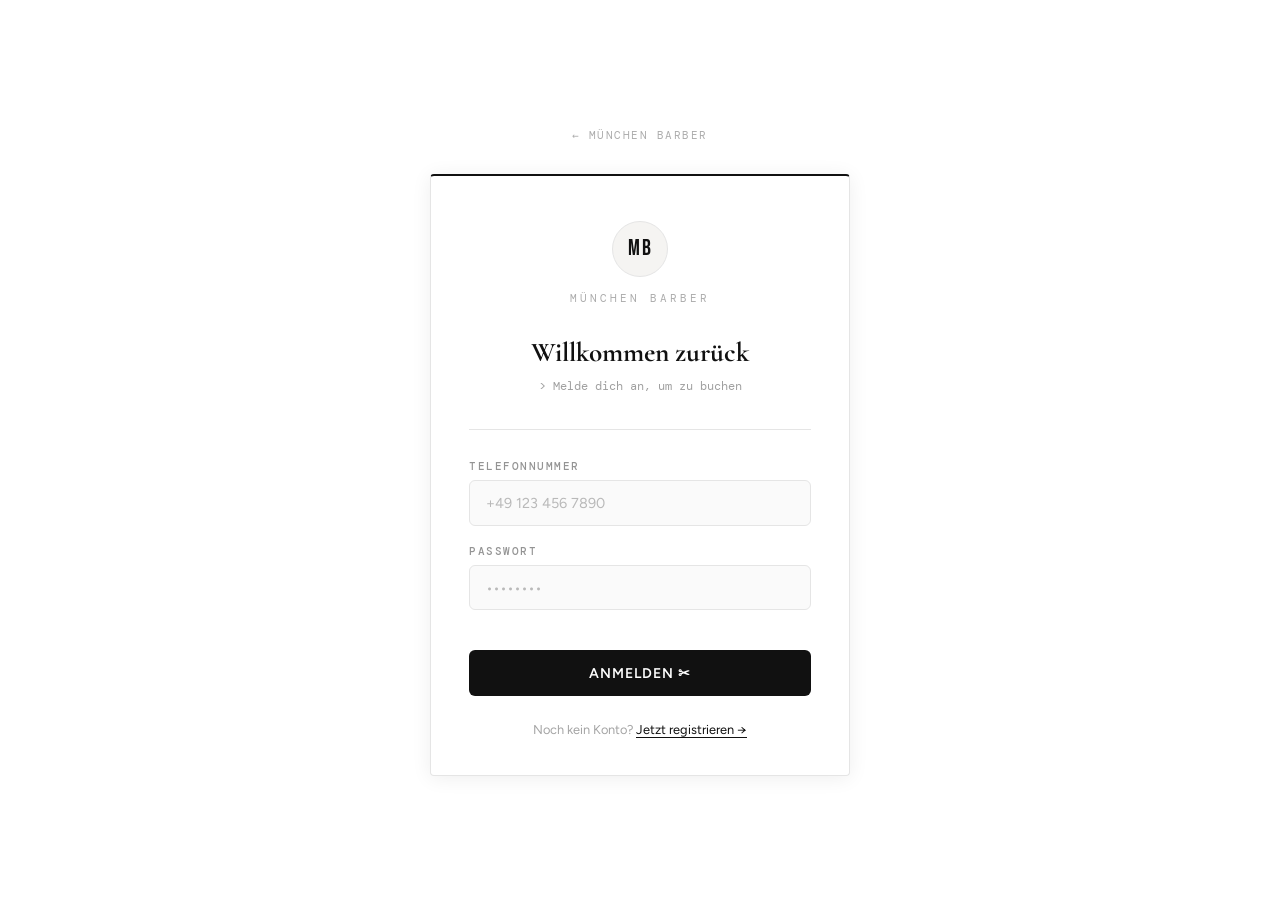
<file: templates/login.html>
<!DOCTYPE html>
<html lang="de">
<head>
  <meta charset="UTF-8">
  <meta name="viewport" content="width=device-width, initial-scale=1.0">
  <title>Anmelden — München Barber</title>
  <link rel="preconnect" href="https://fonts.googleapis.com">
  <link href="https://fonts.googleapis.com/css2?family=Bebas+Neue&family=Cormorant+Garamond:ital,wght@0,400;0,600;0,700;1,400;1,600&family=DM+Mono:wght@400;500&family=Figtree:wght@300;400;500;600&display=swap" rel="stylesheet">
  <link rel="stylesheet" href="/static/style.css">
  <style>
    .auth-page {
      min-height: 100vh;
      display: flex;
      align-items: center;
      justify-content: center;
      padding: 2rem 1rem;
      background: #FFFFFF;
    }
    .auth-card {
      width: 100%;
      max-width: 420px;
      background: #FFFFFF;
      border: 1px solid #E5E5E5;
      border-top: 2px solid #111111;
      border-radius: 4px;
      padding: 2.8rem 2.4rem 2.4rem;
      position: relative;
      box-shadow: 0 2px 20px rgba(0,0,0,0.07);
    }
    .auth-card::after { display: none; }
    .auth-corner-br { display: none; }
    .auth-logo {
      text-align: center;
      margin-bottom: 2rem;
    }
    .auth-logomark {
      display: inline-flex;
      align-items: center;
      justify-content: center;
      width: 56px;
      height: 56px;
      border: 1.5px solid #E5E5E5;
      border-radius: 50%;
      font-family: 'Bebas Neue', sans-serif;
      font-size: 1.4rem;
      letter-spacing: 2px;
      color: #111111;
      background: #F5F4F2;
      margin-bottom: .9rem;
    }
    .auth-logomark::before { display: none; }
    .auth-site-name {
      font-family: 'DM Mono', monospace;
      font-size: .68rem;
      letter-spacing: 3px;
      color: rgba(17,17,17,.35);
      text-transform: uppercase;
    }
    .auth-title {
      font-family: 'Cormorant Garamond', serif;
      font-size: 1.7rem;
      font-weight: 700;
      color: #111111;
      text-align: center;
      margin-bottom: .4rem;
      line-height: 1.2;
    }
    .auth-sub {
      font-size: .78rem;
      color: rgba(17,17,17,.4);
      text-align: center;
      margin-bottom: 2rem;
      font-family: 'DM Mono', monospace;
    }
    .auth-sep {
      height: 1px;
      background: #E5E5E5;
      margin-bottom: 1.8rem;
    }
    .auth-field { margin-bottom: 1.1rem; }
    .auth-field label {
      display: block;
      font-size: .68rem;
      font-weight: 500;
      letter-spacing: 1.5px;
      text-transform: uppercase;
      color: rgba(17,17,17,.45);
      margin-bottom: .45rem;
      font-family: 'DM Mono', monospace;
    }
    .auth-field input {
      width: 100%;
      background: #FAFAFA;
      border: 1px solid #E5E5E5;
      border-radius: 6px;
      padding: .8rem 1rem;
      color: #111111;
      font-family: 'Figtree', sans-serif;
      font-size: .9rem;
      transition: border-color .3s, box-shadow .3s;
      outline: none;
    }
    .auth-field input:focus {
      border-color: #111111;
      background: #FFFFFF;
      box-shadow: 0 0 0 3px rgba(17,17,17,.07);
    }
    .auth-field input::placeholder { color: rgba(17,17,17,.28); }
    .auth-btn {
      width: 100%;
      margin-top: 1.4rem;
      padding: .9rem 1.5rem;
      background: #111111;
      color: #FFFFFF;
      border: none;
      border-radius: 6px;
      font-family: 'Figtree', sans-serif;
      font-size: .88rem;
      font-weight: 600;
      letter-spacing: 1px;
      text-transform: uppercase;
      cursor: pointer;
      transition: background .25s, transform .25s;
    }
    .auth-btn:hover { background: #333333; transform: translateY(-1px); }
    .auth-btn:active { transform: translateY(0); }
    .auth-btn:disabled { opacity: .5; cursor: not-allowed; transform: none; }
    .auth-err {
      display: none;
      background: rgba(220,38,38,.06);
      border: 1px solid rgba(220,38,38,.25);
      border-left: 3px solid #dc2626;
      border-radius: 6px;
      padding: .7rem 1rem;
      font-size: .8rem;
      color: #dc2626;
      margin-top: 1rem;
    }
    .auth-err.show { display: block; }
    .auth-links {
      text-align: center;
      margin-top: 1.6rem;
      font-size: .8rem;
      color: rgba(17,17,17,.38);
    }
    .auth-links a {
      color: #111111;
      text-decoration: underline;
      text-underline-offset: 3px;
      transition: opacity .2s;
    }
    .auth-links a:hover { opacity: .6; }
    .auth-back {
      display: inline-flex;
      align-items: center;
      gap: .4rem;
      font-size: .68rem;
      letter-spacing: 1.5px;
      text-transform: uppercase;
      color: rgba(17,17,17,.35);
      text-decoration: none;
      font-family: 'DM Mono', monospace;
      transition: color .2s;
      margin-bottom: 2rem;
    }
    .auth-back:hover { color: #111111; }
    .auth-back-wrap { text-align: center; }
  </style>
</head>
<body>
<div class="auth-page">
  <div style="width:100%;max-width:420px">

    <div class="auth-back-wrap">
      <a href="/" class="auth-back">← München Barber</a>
    </div>

    <div class="auth-card">
      <div class="auth-corner-br"></div>

      <div class="auth-logo">
        <div class="auth-logomark">MB</div>
        <div class="auth-site-name">München Barber</div>
      </div>

      <h1 class="auth-title">Willkommen zurück</h1>
      <p class="auth-sub">> Melde dich an, um zu buchen</p>
      <div class="auth-sep"></div>

      <form id="loginForm" novalidate>
        <div class="auth-field">
          <label>Telefonnummer</label>
          <input type="tel" id="lPhone" placeholder="+49 123 456 7890" autocomplete="tel" required>
        </div>
        <div class="auth-field">
          <label>Passwort</label>
          <input type="password" id="lPass" placeholder="••••••••" autocomplete="current-password" required>
        </div>
        <button type="submit" class="auth-btn" id="loginBtn">Anmelden ✂</button>
        <div class="auth-err" id="loginErr"></div>
      </form>

      <div class="auth-links">
        Noch kein Konto? <a href="/register">Jetzt registrieren →</a>
      </div>
    </div>
  </div>
</div>

<script>
  const next = new URLSearchParams(location.search).get('next') || '/';

  document.getElementById('loginForm').addEventListener('submit', async (e) => {
    e.preventDefault();
    const btn = document.getElementById('loginBtn');
    const err = document.getElementById('loginErr');
    err.classList.remove('show');
    btn.disabled = true;
    btn.textContent = 'Wird geprüft...';

    try {
      const res  = await fetch('/api/client/login', {
        method: 'POST',
        headers: { 'Content-Type': 'application/json' },
        body: JSON.stringify({
          phone:    document.getElementById('lPhone').value.trim(),
          password: document.getElementById('lPass').value,
        }),
      });
      const data = await res.json();
      if (data.success) {
        location.href = next.startsWith('/') ? next : '/';
      } else {
        err.textContent = '⚠ ' + data.error;
        err.classList.add('show');
        btn.disabled = false;
        btn.textContent = 'Anmelden ✂';
      }
    } catch {
      err.textContent = '⚠ Verbindungsfehler — bitte erneut versuchen';
      err.classList.add('show');
      btn.disabled = false;
      btn.textContent = 'Anmelden ✂';
    }
  });
</script>
</body>
</html>
</file>
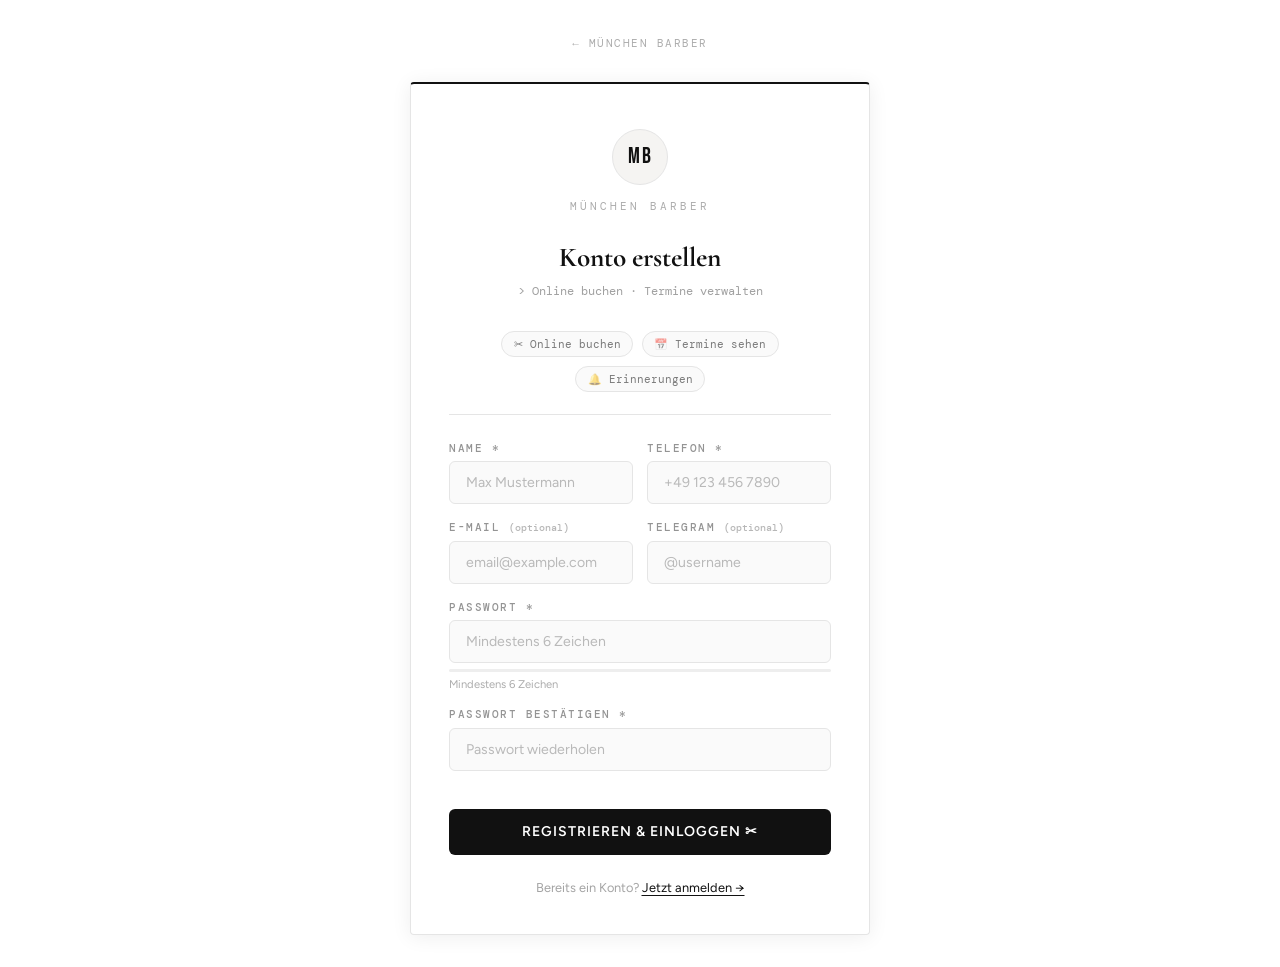
<file: templates/register.html>
<!DOCTYPE html>
<html lang="de">
<head>
  <meta charset="UTF-8">
  <meta name="viewport" content="width=device-width, initial-scale=1.0">
  <title>Registrieren — München Barber</title>
  <link rel="preconnect" href="https://fonts.googleapis.com">
  <link href="https://fonts.googleapis.com/css2?family=Bebas+Neue&family=Cormorant+Garamond:ital,wght@0,400;0,600;0,700;1,400;1,600&family=DM+Mono:wght@400;500&family=Figtree:wght@300;400;500;600&display=swap" rel="stylesheet">
  <link rel="stylesheet" href="/static/style.css">
  <style>
    .auth-page {
      min-height: 100vh;
      display: flex;
      align-items: center;
      justify-content: center;
      padding: 2rem 1rem;
      background: #FFFFFF;
    }
    .auth-card {
      width: 100%;
      max-width: 460px;
      background: #FFFFFF;
      border: 1px solid #E5E5E5;
      border-top: 2px solid #111111;
      border-radius: 4px;
      padding: 2.8rem 2.4rem 2.4rem;
      position: relative;
      box-shadow: 0 2px 20px rgba(0,0,0,0.07);
    }
    .auth-card::before, .auth-card::after { display: none; }
    .auth-corner-br { display: none; }
    .auth-logo {
      text-align: center;
      margin-bottom: 1.8rem;
    }
    .auth-logomark {
      display: inline-flex;
      align-items: center;
      justify-content: center;
      width: 56px; height: 56px;
      border: 1.5px solid #E5E5E5;
      border-radius: 50%;
      font-family: 'Bebas Neue', sans-serif;
      font-size: 1.4rem;
      letter-spacing: 2px;
      color: #111111;
      background: #F5F4F2;
      margin-bottom: .9rem;
    }
    .auth-logomark::before { display: none; }
    .auth-site-name {
      font-family: 'DM Mono', monospace;
      font-size: .68rem;
      letter-spacing: 3px;
      color: rgba(17,17,17,.35);
      text-transform: uppercase;
    }
    .auth-title {
      font-family: 'Cormorant Garamond', serif;
      font-size: 1.7rem;
      font-weight: 700;
      color: #111111;
      text-align: center;
      margin-bottom: .4rem;
      line-height: 1.2;
    }
    .auth-sub {
      font-size: .78rem;
      color: rgba(17,17,17,.4);
      text-align: center;
      margin-bottom: 1.8rem;
      font-family: 'DM Mono', monospace;
    }
    .auth-sep {
      height: 1px;
      background: #E5E5E5;
      margin-bottom: 1.6rem;
    }
    .auth-row {
      display: grid;
      grid-template-columns: 1fr 1fr;
      gap: .9rem;
    }
    @media(max-width:480px) { .auth-row { grid-template-columns: 1fr; } }
    .auth-field { margin-bottom: 1rem; }
    .auth-field label {
      display: block;
      font-size: .68rem;
      font-weight: 500;
      letter-spacing: 1.5px;
      text-transform: uppercase;
      color: rgba(17,17,17,.45);
      margin-bottom: .4rem;
      font-family: 'DM Mono', monospace;
    }
    .auth-field label small {
      font-size: .65rem;
      color: rgba(17,17,17,.3);
      letter-spacing: 0;
      text-transform: none;
    }
    .auth-field input {
      width: 100%;
      background: #FAFAFA;
      border: 1px solid #E5E5E5;
      border-radius: 6px;
      padding: .75rem 1rem;
      color: #111111;
      font-family: 'Figtree', sans-serif;
      font-size: .88rem;
      transition: border-color .3s, box-shadow .3s;
      outline: none;
    }
    .auth-field input:focus {
      border-color: #111111;
      background: #FFFFFF;
      box-shadow: 0 0 0 3px rgba(17,17,17,.07);
    }
    .auth-field input::placeholder { color: rgba(17,17,17,.28); }

    /* password strength bar */
    .pass-strength {
      height: 3px;
      border-radius: 2px;
      background: #EEEEEE;
      margin-top: .4rem;
      overflow: hidden;
    }
    .pass-strength-fill {
      height: 100%;
      width: 0;
      border-radius: 2px;
      transition: width .3s, background .3s;
    }
    .auth-hint { font-size: .7rem; color: rgba(17,17,17,.35); margin-top: .3rem; }

    .auth-btn {
      width: 100%;
      margin-top: 1.4rem;
      padding: .9rem 1.5rem;
      background: #111111;
      color: #FFFFFF;
      border: none;
      border-radius: 6px;
      font-family: 'Figtree', sans-serif;
      font-size: .88rem;
      font-weight: 600;
      letter-spacing: 1px;
      text-transform: uppercase;
      cursor: pointer;
      transition: background .25s, transform .25s;
    }
    .auth-btn:hover { background: #333333; transform: translateY(-1px); }
    .auth-btn:active { transform: translateY(0); }
    .auth-btn:disabled { opacity: .5; cursor: not-allowed; transform: none; }
    .auth-err {
      display: none;
      background: rgba(220,38,38,.06);
      border: 1px solid rgba(220,38,38,.25);
      border-left: 3px solid #dc2626;
      border-radius: 6px;
      padding: .7rem 1rem;
      font-size: .8rem;
      color: #dc2626;
      margin-top: 1rem;
    }
    .auth-err.show { display: block; }
    .auth-links {
      text-align: center;
      margin-top: 1.6rem;
      font-size: .8rem;
      color: rgba(17,17,17,.38);
    }
    .auth-links a {
      color: #111111;
      text-decoration: underline;
      text-underline-offset: 3px;
      transition: opacity .2s;
    }
    .auth-links a:hover { opacity: .6; }
    .auth-back {
      display: inline-flex;
      align-items: center; gap: .4rem;
      font-size: .68rem;
      letter-spacing: 1.5px;
      text-transform: uppercase;
      color: rgba(17,17,17,.35);
      text-decoration: none;
      font-family: 'DM Mono', monospace;
      transition: color .2s;
      margin-bottom: 2rem;
    }
    .auth-back:hover { color: #111111; }
    .auth-back-wrap { text-align: center; }
    .auth-perks {
      display: flex;
      gap: .6rem;
      flex-wrap: wrap;
      margin-bottom: 1.4rem;
      justify-content: center;
    }
    .auth-perk {
      font-size: .68rem;
      padding: .3rem .7rem;
      border: 1px solid #E5E5E5;
      border-radius: 99px;
      color: rgba(17,17,17,.55);
      font-family: 'DM Mono', monospace;
      background: #FAFAFA;
    }
  </style>
</head>
<body>
<div class="auth-page">
  <div style="width:100%;max-width:460px">

    <div class="auth-back-wrap">
      <a href="/" class="auth-back">← München Barber</a>
    </div>

    <div class="auth-card">
      <div class="auth-corner-br"></div>

      <div class="auth-logo">
        <div class="auth-logomark">MB</div>
        <div class="auth-site-name">München Barber</div>
      </div>

      <h1 class="auth-title">Konto erstellen</h1>
      <p class="auth-sub">> Online buchen · Termine verwalten</p>

      <div class="auth-perks">
        <span class="auth-perk">✂ Online buchen</span>
        <span class="auth-perk">📅 Termine sehen</span>
        <span class="auth-perk">🔔 Erinnerungen</span>
      </div>

      <div class="auth-sep"></div>

      <form id="regForm" novalidate>
        <div class="auth-row">
          <div class="auth-field">
            <label>Name *</label>
            <input type="text" id="rName" placeholder="Max Mustermann" autocomplete="name" required>
          </div>
          <div class="auth-field">
            <label>Telefon *</label>
            <input type="tel" id="rPhone" placeholder="+49 123 456 7890" autocomplete="tel" required>
          </div>
        </div>
        <div class="auth-row">
          <div class="auth-field">
            <label>E-Mail <small>(optional)</small></label>
            <input type="email" id="rEmail" placeholder="email@example.com" autocomplete="email">
          </div>
          <div class="auth-field">
            <label>Telegram <small>(optional)</small></label>
            <input type="text" id="rTelegram" placeholder="@username">
          </div>
        </div>
        <div class="auth-field">
          <label>Passwort *</label>
          <input type="password" id="rPass" placeholder="Mindestens 6 Zeichen" autocomplete="new-password" required>
          <div class="pass-strength"><div class="pass-strength-fill" id="passFill"></div></div>
          <div class="auth-hint" id="passHint">Mindestens 6 Zeichen</div>
        </div>
        <div class="auth-field">
          <label>Passwort bestätigen *</label>
          <input type="password" id="rPassC" placeholder="Passwort wiederholen" autocomplete="new-password" required>
        </div>

        <button type="submit" class="auth-btn" id="regBtn">Registrieren & einloggen ✂</button>
        <div class="auth-err" id="regErr"></div>
      </form>

      <div class="auth-links">
        Bereits ein Konto? <a href="/login">Jetzt anmelden →</a>
      </div>
    </div>
  </div>
</div>

<script>
  // Password strength indicator
  const passInput = document.getElementById('rPass');
  const passFill  = document.getElementById('passFill');
  const passHint  = document.getElementById('passHint');
  passInput.addEventListener('input', () => {
    const v = passInput.value;
    let score = 0;
    if (v.length >= 6)  score++;
    if (v.length >= 10) score++;
    if (/[A-Z]/.test(v)) score++;
    if (/[0-9]/.test(v)) score++;
    if (/[^a-zA-Z0-9]/.test(v)) score++;
    const colors = ['#dc2626','#f97316','#eab308','#22c55e','#16a34a'];
    const labels = ['Zu kurz','Schwach','Mittel','Stark','Sehr stark'];
    const pct    = [20, 40, 60, 80, 100];
    passFill.style.width      = pct[Math.min(score, 4)] + '%';
    passFill.style.background = colors[Math.min(score, 4)];
    passHint.textContent      = v.length < 6 ? 'Mindestens 6 Zeichen' : labels[Math.min(score, 4)];
  });

  document.getElementById('regForm').addEventListener('submit', async (e) => {
    e.preventDefault();
    const btn = document.getElementById('regBtn');
    const err = document.getElementById('regErr');
    err.classList.remove('show');
    btn.disabled = true;
    btn.textContent = 'Wird registriert...';

    try {
      const res  = await fetch('/api/client/register', {
        method: 'POST',
        headers: { 'Content-Type': 'application/json' },
        body: JSON.stringify({
          name:     document.getElementById('rName').value.trim(),
          phone:    document.getElementById('rPhone').value.trim(),
          email:    document.getElementById('rEmail').value.trim(),
          telegram: document.getElementById('rTelegram').value.trim(),
          password: document.getElementById('rPass').value,
          confirm:  document.getElementById('rPassC').value,
        }),
      });
      const data = await res.json();
      if (data.success) {
        location.href = '/#termin';
      } else {
        err.textContent = '⚠ ' + data.error;
        err.classList.add('show');
        btn.disabled = false;
        btn.textContent = 'Registrieren & einloggen ✂';
      }
    } catch {
      err.textContent = '⚠ Verbindungsfehler — bitte erneut versuchen';
      err.classList.add('show');
      btn.disabled = false;
      btn.textContent = 'Registrieren & einloggen ✂';
    }
  });
</script>
</body>
</html>
</file>
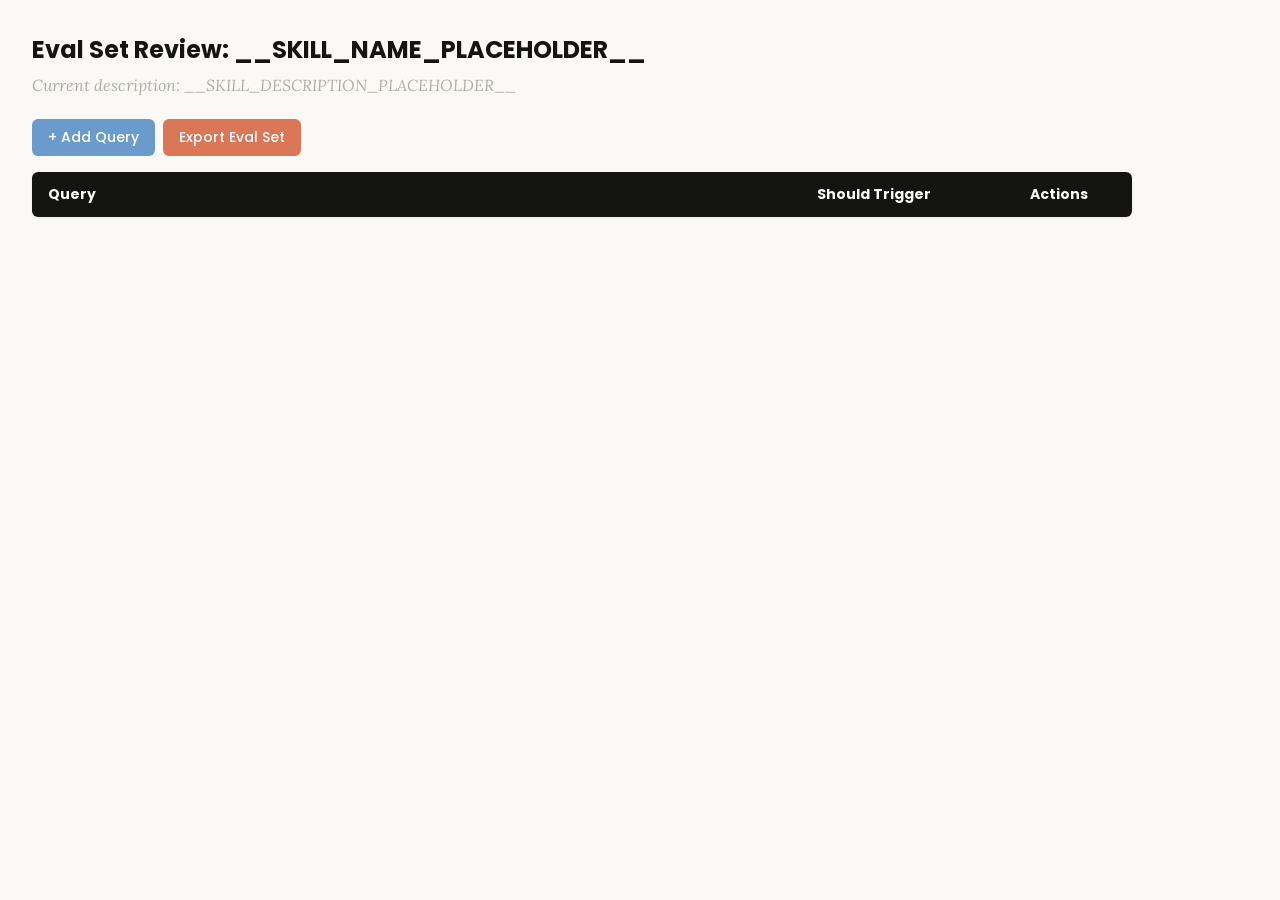
<file: .claude/skills/skill-creator/assets/eval_review.html>
<!DOCTYPE html>
<html lang="en">
<head>
  <meta charset="UTF-8">
  <meta name="viewport" content="width=device-width, initial-scale=1.0">
  <title>Eval Set Review - __SKILL_NAME_PLACEHOLDER__</title>
  <link rel="preconnect" href="https://fonts.googleapis.com">
  <link rel="preconnect" href="https://fonts.gstatic.com" crossorigin>
  <link href="https://fonts.googleapis.com/css2?family=Poppins:wght@500;600&family=Lora:wght@400;500&display=swap" rel="stylesheet">
  <style>
    * { box-sizing: border-box; margin: 0; padding: 0; }
    body { font-family: 'Lora', Georgia, serif; background: #faf9f5; padding: 2rem; color: #141413; }
    h1 { font-family: 'Poppins', sans-serif; margin-bottom: 0.5rem; font-size: 1.5rem; }
    .description { color: #b0aea5; margin-bottom: 1.5rem; font-style: italic; max-width: 900px; }
    .controls { margin-bottom: 1rem; display: flex; gap: 0.5rem; }
    .btn { font-family: 'Poppins', sans-serif; padding: 0.5rem 1rem; border: none; border-radius: 6px; cursor: pointer; font-size: 0.875rem; font-weight: 500; }
    .btn-add { background: #6a9bcc; color: white; }
    .btn-add:hover { background: #5889b8; }
    .btn-export { background: #d97757; color: white; }
    .btn-export:hover { background: #c4613f; }
    table { width: 100%; max-width: 1100px; border-collapse: collapse; background: white; border-radius: 6px; overflow: hidden; box-shadow: 0 1px 3px rgba(0,0,0,0.08); }
    th { font-family: 'Poppins', sans-serif; background: #141413; color: #faf9f5; padding: 0.75rem 1rem; text-align: left; font-size: 0.875rem; }
    td { padding: 0.75rem 1rem; border-bottom: 1px solid #e8e6dc; vertical-align: top; }
    tr:nth-child(even) td { background: #faf9f5; }
    tr:hover td { background: #f3f1ea; }
    .section-header td { background: #e8e6dc; font-family: 'Poppins', sans-serif; font-weight: 500; font-size: 0.8rem; color: #141413; text-transform: uppercase; letter-spacing: 0.05em; }
    .query-input { width: 100%; padding: 0.4rem; border: 1px solid #e8e6dc; border-radius: 4px; font-size: 0.875rem; font-family: 'Lora', Georgia, serif; resize: vertical; min-height: 60px; }
    .query-input:focus { outline: none; border-color: #d97757; box-shadow: 0 0 0 2px rgba(217,119,87,0.15); }
    .toggle { position: relative; display: inline-block; width: 44px; height: 24px; }
    .toggle input { opacity: 0; width: 0; height: 0; }
    .toggle .slider { position: absolute; inset: 0; background: #b0aea5; border-radius: 24px; cursor: pointer; transition: 0.2s; }
    .toggle .slider::before { content: ""; position: absolute; width: 18px; height: 18px; left: 3px; bottom: 3px; background: white; border-radius: 50%; transition: 0.2s; }
    .toggle input:checked + .slider { background: #d97757; }
    .toggle input:checked + .slider::before { transform: translateX(20px); }
    .btn-delete { background: #c44; color: white; padding: 0.3rem 0.6rem; border: none; border-radius: 4px; cursor: pointer; font-size: 0.75rem; font-family: 'Poppins', sans-serif; }
    .btn-delete:hover { background: #a33; }
    .summary { margin-top: 1rem; color: #b0aea5; font-size: 0.875rem; }
  </style>
</head>
<body>
  <h1>Eval Set Review: <span id="skill-name">__SKILL_NAME_PLACEHOLDER__</span></h1>
  <p class="description">Current description: <span id="skill-desc">__SKILL_DESCRIPTION_PLACEHOLDER__</span></p>

  <div class="controls">
    <button class="btn btn-add" onclick="addRow()">+ Add Query</button>
    <button class="btn btn-export" onclick="exportEvalSet()">Export Eval Set</button>
  </div>

  <table>
    <thead>
      <tr>
        <th style="width:65%">Query</th>
        <th style="width:18%">Should Trigger</th>
        <th style="width:10%">Actions</th>
      </tr>
    </thead>
    <tbody id="eval-body"></tbody>
  </table>

  <p class="summary" id="summary"></p>

  <script>
    const EVAL_DATA = __EVAL_DATA_PLACEHOLDER__;

    let evalItems = [...EVAL_DATA];

    function render() {
      const tbody = document.getElementById('eval-body');
      tbody.innerHTML = '';

      // Sort: should-trigger first, then should-not-trigger
      const sorted = evalItems
        .map((item, origIdx) => ({ ...item, origIdx }))
        .sort((a, b) => (b.should_trigger ? 1 : 0) - (a.should_trigger ? 1 : 0));

      let lastGroup = null;
      sorted.forEach(item => {
        const group = item.should_trigger ? 'trigger' : 'no-trigger';
        if (group !== lastGroup) {
          const headerRow = document.createElement('tr');
          headerRow.className = 'section-header';
          headerRow.innerHTML = `<td colspan="3">${item.should_trigger ? 'Should Trigger' : 'Should NOT Trigger'}</td>`;
          tbody.appendChild(headerRow);
          lastGroup = group;
        }

        const idx = item.origIdx;
        const tr = document.createElement('tr');
        tr.innerHTML = `
          <td><textarea class="query-input" onchange="updateQuery(${idx}, this.value)">${escapeHtml(item.query)}</textarea></td>
          <td>
            <label class="toggle">
              <input type="checkbox" ${item.should_trigger ? 'checked' : ''} onchange="updateTrigger(${idx}, this.checked)">
              <span class="slider"></span>
            </label>
            <span style="margin-left:8px;font-size:0.8rem;color:#b0aea5">${item.should_trigger ? 'Yes' : 'No'}</span>
          </td>
          <td><button class="btn-delete" onclick="deleteRow(${idx})">Delete</button></td>
        `;
        tbody.appendChild(tr);
      });
      updateSummary();
    }

    function escapeHtml(text) {
      const div = document.createElement('div');
      div.textContent = text;
      return div.innerHTML;
    }

    function updateQuery(idx, value) { evalItems[idx].query = value; updateSummary(); }
    function updateTrigger(idx, value) { evalItems[idx].should_trigger = value; render(); }
    function deleteRow(idx) { evalItems.splice(idx, 1); render(); }

    function addRow() {
      evalItems.push({ query: '', should_trigger: true });
      render();
      const inputs = document.querySelectorAll('.query-input');
      inputs[inputs.length - 1].focus();
    }

    function updateSummary() {
      const trigger = evalItems.filter(i => i.should_trigger).length;
      const noTrigger = evalItems.filter(i => !i.should_trigger).length;
      document.getElementById('summary').textContent =
        `${evalItems.length} queries total: ${trigger} should trigger, ${noTrigger} should not trigger`;
    }

    function exportEvalSet() {
      const valid = evalItems.filter(i => i.query.trim() !== '');
      const data = valid.map(i => ({ query: i.query.trim(), should_trigger: i.should_trigger }));
      const blob = new Blob([JSON.stringify(data, null, 2)], { type: 'application/json' });
      const url = URL.createObjectURL(blob);
      const a = document.createElement('a');
      a.href = url;
      a.download = 'eval_set.json';
      document.body.appendChild(a);
      a.click();
      document.body.removeChild(a);
      URL.revokeObjectURL(url);
    }

    render();
  </script>
</body>
</html>
</file>
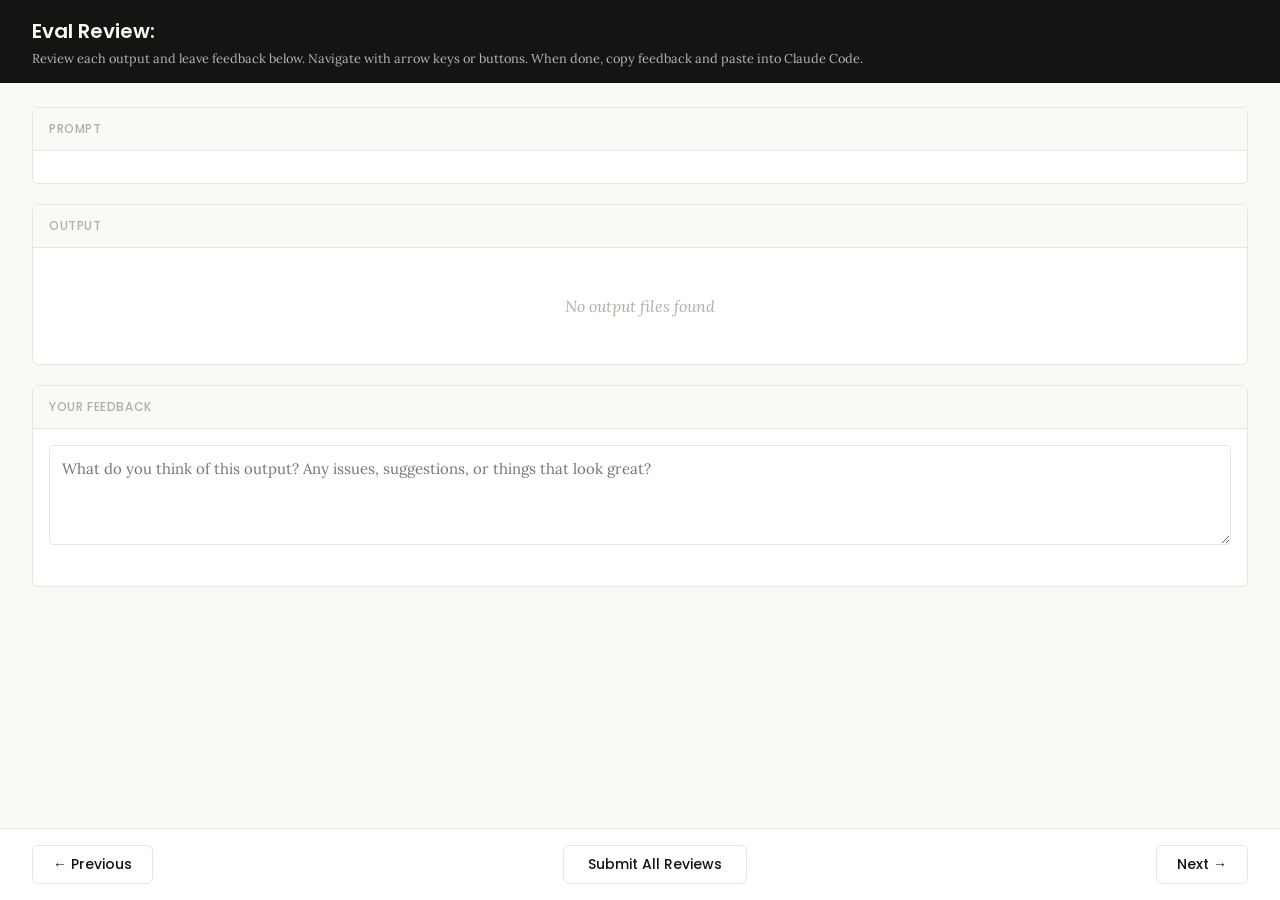
<file: .claude/skills/skill-creator/eval-viewer/viewer.html>
<!DOCTYPE html>
<html lang="en">
<head>
  <meta charset="UTF-8">
  <meta name="viewport" content="width=device-width, initial-scale=1.0">
  <title>Eval Review</title>
  <link rel="preconnect" href="https://fonts.googleapis.com">
  <link rel="preconnect" href="https://fonts.gstatic.com" crossorigin>
  <link href="https://fonts.googleapis.com/css2?family=Poppins:wght@500;600&family=Lora:wght@400;500&display=swap" rel="stylesheet">
  <script src="https://cdn.sheetjs.com/xlsx-0.20.3/package/dist/xlsx.full.min.js" integrity="sha384-EnyY0/GSHQGSxSgMwaIPzSESbqoOLSexfnSMN2AP+39Ckmn92stwABZynq1JyzdT" crossorigin="anonymous"></script>
  <style>
    :root {
      --bg: #faf9f5;
      --surface: #ffffff;
      --border: #e8e6dc;
      --text: #141413;
      --text-muted: #b0aea5;
      --accent: #d97757;
      --accent-hover: #c4613f;
      --green: #788c5d;
      --green-bg: #eef2e8;
      --red: #c44;
      --red-bg: #fceaea;
      --header-bg: #141413;
      --header-text: #faf9f5;
      --radius: 6px;
    }

    * { box-sizing: border-box; margin: 0; padding: 0; }

    body {
      font-family: 'Lora', Georgia, serif;
      background: var(--bg);
      color: var(--text);
      height: 100vh;
      display: flex;
      flex-direction: column;
    }

    /* ---- Header ---- */
    .header {
      background: var(--header-bg);
      color: var(--header-text);
      padding: 1rem 2rem;
      display: flex;
      justify-content: space-between;
      align-items: center;
      flex-shrink: 0;
    }
    .header h1 {
      font-family: 'Poppins', sans-serif;
      font-size: 1.25rem;
      font-weight: 600;
    }
    .header .instructions {
      font-size: 0.8rem;
      opacity: 0.7;
      margin-top: 0.25rem;
    }
    .header .progress {
      font-size: 0.875rem;
      opacity: 0.8;
      text-align: right;
    }

    /* ---- Main content ---- */
    .main {
      flex: 1;
      overflow-y: auto;
      padding: 1.5rem 2rem;
      display: flex;
      flex-direction: column;
      gap: 1.25rem;
    }

    /* ---- Sections ---- */
    .section {
      background: var(--surface);
      border: 1px solid var(--border);
      border-radius: var(--radius);
      flex-shrink: 0;
    }
    .section-header {
      font-family: 'Poppins', sans-serif;
      padding: 0.75rem 1rem;
      font-size: 0.75rem;
      font-weight: 500;
      text-transform: uppercase;
      letter-spacing: 0.05em;
      color: var(--text-muted);
      border-bottom: 1px solid var(--border);
      background: var(--bg);
    }
    .section-body {
      padding: 1rem;
    }

    /* ---- Config badge ---- */
    .config-badge {
      display: inline-block;
      padding: 0.2rem 0.625rem;
      border-radius: 9999px;
      font-family: 'Poppins', sans-serif;
      font-size: 0.6875rem;
      font-weight: 600;
      text-transform: uppercase;
      letter-spacing: 0.03em;
      margin-left: 0.75rem;
      vertical-align: middle;
    }
    .config-badge.config-primary {
      background: rgba(33, 150, 243, 0.12);
      color: #1976d2;
    }
    .config-badge.config-baseline {
      background: rgba(255, 193, 7, 0.15);
      color: #f57f17;
    }

    /* ---- Prompt ---- */
    .prompt-text {
      white-space: pre-wrap;
      font-size: 0.9375rem;
      line-height: 1.6;
    }

    /* ---- Outputs ---- */
    .output-file {
      border: 1px solid var(--border);
      border-radius: var(--radius);
      overflow: hidden;
    }
    .output-file + .output-file {
      margin-top: 1rem;
    }
    .output-file-header {
      padding: 0.5rem 0.75rem;
      font-size: 0.8rem;
      font-weight: 600;
      color: var(--text-muted);
      background: var(--bg);
      border-bottom: 1px solid var(--border);
      font-family: 'SF Mono', SFMono-Regular, Consolas, 'Liberation Mono', Menlo, monospace;
      display: flex;
      justify-content: space-between;
      align-items: center;
    }
    .output-file-header .dl-btn {
      font-size: 0.7rem;
      color: var(--accent);
      text-decoration: none;
      cursor: pointer;
      font-family: -apple-system, BlinkMacSystemFont, 'Segoe UI', sans-serif;
      font-weight: 500;
      opacity: 0.8;
    }
    .output-file-header .dl-btn:hover {
      opacity: 1;
      text-decoration: underline;
    }
    .output-file-content {
      padding: 0.75rem;
      overflow-x: auto;
    }
    .output-file-content pre {
      font-size: 0.8125rem;
      line-height: 1.5;
      white-space: pre-wrap;
      word-break: break-word;
      font-family: 'SF Mono', SFMono-Regular, Consolas, 'Liberation Mono', Menlo, monospace;
    }
    .output-file-content img {
      max-width: 100%;
      height: auto;
      border-radius: 4px;
    }
    .output-file-content iframe {
      width: 100%;
      height: 600px;
      border: none;
    }
    .output-file-content table {
      border-collapse: collapse;
      font-size: 0.8125rem;
      width: 100%;
    }
    .output-file-content table td,
    .output-file-content table th {
      border: 1px solid var(--border);
      padding: 0.375rem 0.5rem;
      text-align: left;
    }
    .output-file-content table th {
      background: var(--bg);
      font-weight: 600;
    }
    .output-file-content .download-link {
      display: inline-flex;
      align-items: center;
      gap: 0.5rem;
      padding: 0.5rem 1rem;
      background: var(--bg);
      border: 1px solid var(--border);
      border-radius: 4px;
      color: var(--accent);
      text-decoration: none;
      font-size: 0.875rem;
      cursor: pointer;
    }
    .output-file-content .download-link:hover {
      background: var(--border);
    }
    .empty-state {
      color: var(--text-muted);
      font-style: italic;
      padding: 2rem;
      text-align: center;
    }

    /* ---- Feedback ---- */
    .prev-feedback {
      background: var(--bg);
      border: 1px solid var(--border);
      border-radius: 4px;
      padding: 0.625rem 0.75rem;
      margin-top: 0.75rem;
      font-size: 0.8125rem;
      color: var(--text-muted);
      line-height: 1.5;
    }
    .prev-feedback-label {
      font-size: 0.7rem;
      font-weight: 600;
      text-transform: uppercase;
      letter-spacing: 0.04em;
      margin-bottom: 0.25rem;
      color: var(--text-muted);
    }
    .feedback-textarea {
      width: 100%;
      min-height: 100px;
      padding: 0.75rem;
      border: 1px solid var(--border);
      border-radius: 4px;
      font-family: inherit;
      font-size: 0.9375rem;
      line-height: 1.5;
      resize: vertical;
      color: var(--text);
    }
    .feedback-textarea:focus {
      outline: none;
      border-color: var(--accent);
      box-shadow: 0 0 0 3px rgba(37, 99, 235, 0.1);
    }
    .feedback-status {
      font-size: 0.75rem;
      color: var(--text-muted);
      margin-top: 0.5rem;
      min-height: 1.1em;
    }

    /* ---- Grades (collapsible) ---- */
    .grades-toggle {
      display: flex;
      align-items: center;
      cursor: pointer;
      user-select: none;
    }
    .grades-toggle:hover {
      color: var(--accent);
    }
    .grades-toggle .arrow {
      margin-right: 0.5rem;
      transition: transform 0.15s;
      font-size: 0.75rem;
    }
    .grades-toggle .arrow.open {
      transform: rotate(90deg);
    }
    .grades-content {
      display: none;
      margin-top: 0.75rem;
    }
    .grades-content.open {
      display: block;
    }
    .grades-summary {
      font-size: 0.875rem;
      margin-bottom: 0.75rem;
      display: flex;
      align-items: center;
      gap: 0.5rem;
    }
    .grade-badge {
      display: inline-block;
      padding: 0.125rem 0.5rem;
      border-radius: 9999px;
      font-size: 0.75rem;
      font-weight: 600;
    }
    .grade-pass { background: var(--green-bg); color: var(--green); }
    .grade-fail { background: var(--red-bg); color: var(--red); }
    .assertion-list {
      list-style: none;
    }
    .assertion-item {
      padding: 0.625rem 0;
      border-bottom: 1px solid var(--border);
      font-size: 0.8125rem;
    }
    .assertion-item:last-child { border-bottom: none; }
    .assertion-status {
      font-weight: 600;
      margin-right: 0.5rem;
    }
    .assertion-status.pass { color: var(--green); }
    .assertion-status.fail { color: var(--red); }
    .assertion-evidence {
      color: var(--text-muted);
      font-size: 0.75rem;
      margin-top: 0.25rem;
      padding-left: 1.5rem;
    }

    /* ---- View tabs ---- */
    .view-tabs {
      display: flex;
      gap: 0;
      padding: 0 2rem;
      background: var(--bg);
      border-bottom: 1px solid var(--border);
      flex-shrink: 0;
    }
    .view-tab {
      font-family: 'Poppins', sans-serif;
      padding: 0.625rem 1.25rem;
      font-size: 0.8125rem;
      font-weight: 500;
      cursor: pointer;
      border: none;
      background: none;
      color: var(--text-muted);
      border-bottom: 2px solid transparent;
      transition: all 0.15s;
    }
    .view-tab:hover { color: var(--text); }
    .view-tab.active {
      color: var(--accent);
      border-bottom-color: var(--accent);
    }
    .view-panel { display: none; }
    .view-panel.active { display: flex; flex-direction: column; flex: 1; overflow: hidden; }

    /* ---- Benchmark view ---- */
    .benchmark-view {
      padding: 1.5rem 2rem;
      overflow-y: auto;
      flex: 1;
    }
    .benchmark-table {
      border-collapse: collapse;
      background: var(--surface);
      border: 1px solid var(--border);
      border-radius: var(--radius);
      font-size: 0.8125rem;
      width: 100%;
      margin-bottom: 1.5rem;
    }
    .benchmark-table th, .benchmark-table td {
      padding: 0.625rem 0.75rem;
      text-align: left;
      border: 1px solid var(--border);
    }
    .benchmark-table th {
      font-family: 'Poppins', sans-serif;
      background: var(--header-bg);
      color: var(--header-text);
      font-weight: 500;
      font-size: 0.75rem;
      text-transform: uppercase;
      letter-spacing: 0.04em;
    }
    .benchmark-table tr:hover { background: var(--bg); }
    .benchmark-table tr.benchmark-row-with { background: rgba(33, 150, 243, 0.06); }
    .benchmark-table tr.benchmark-row-without { background: rgba(255, 193, 7, 0.06); }
    .benchmark-table tr.benchmark-row-with:hover { background: rgba(33, 150, 243, 0.12); }
    .benchmark-table tr.benchmark-row-without:hover { background: rgba(255, 193, 7, 0.12); }
    .benchmark-table tr.benchmark-row-avg { font-weight: 600; border-top: 2px solid var(--border); }
    .benchmark-table tr.benchmark-row-avg.benchmark-row-with { background: rgba(33, 150, 243, 0.12); }
    .benchmark-table tr.benchmark-row-avg.benchmark-row-without { background: rgba(255, 193, 7, 0.12); }
    .benchmark-delta-positive { color: var(--green); font-weight: 600; }
    .benchmark-delta-negative { color: var(--red); font-weight: 600; }
    .benchmark-notes {
      background: var(--surface);
      border: 1px solid var(--border);
      border-radius: var(--radius);
      padding: 1rem;
    }
    .benchmark-notes h3 {
      font-family: 'Poppins', sans-serif;
      font-size: 0.875rem;
      margin-bottom: 0.75rem;
    }
    .benchmark-notes ul {
      list-style: disc;
      padding-left: 1.25rem;
    }
    .benchmark-notes li {
      font-size: 0.8125rem;
      line-height: 1.6;
      margin-bottom: 0.375rem;
    }
    .benchmark-empty {
      color: var(--text-muted);
      font-style: italic;
      text-align: center;
      padding: 3rem;
    }

    /* ---- Navigation ---- */
    .nav {
      display: flex;
      justify-content: space-between;
      align-items: center;
      padding: 1rem 2rem;
      border-top: 1px solid var(--border);
      background: var(--surface);
      flex-shrink: 0;
    }
    .nav-btn {
      font-family: 'Poppins', sans-serif;
      padding: 0.5rem 1.25rem;
      border: 1px solid var(--border);
      border-radius: var(--radius);
      background: var(--surface);
      cursor: pointer;
      font-size: 0.875rem;
      font-weight: 500;
      color: var(--text);
      transition: all 0.15s;
    }
    .nav-btn:hover:not(:disabled) {
      background: var(--bg);
      border-color: var(--text-muted);
    }
    .nav-btn:disabled {
      opacity: 0.4;
      cursor: not-allowed;
    }
    .done-btn {
      font-family: 'Poppins', sans-serif;
      padding: 0.5rem 1.5rem;
      border: 1px solid var(--border);
      border-radius: var(--radius);
      background: var(--surface);
      color: var(--text);
      cursor: pointer;
      font-size: 0.875rem;
      font-weight: 500;
      transition: all 0.15s;
    }
    .done-btn:hover {
      background: var(--bg);
      border-color: var(--text-muted);
    }
    .done-btn.ready {
      border: none;
      background: var(--accent);
      color: white;
      font-weight: 600;
    }
    .done-btn.ready:hover {
      background: var(--accent-hover);
    }
    /* ---- Done overlay ---- */
    .done-overlay {
      display: none;
      position: fixed;
      inset: 0;
      background: rgba(0, 0, 0, 0.5);
      z-index: 100;
      justify-content: center;
      align-items: center;
    }
    .done-overlay.visible {
      display: flex;
    }
    .done-card {
      background: var(--surface);
      border-radius: 12px;
      padding: 2rem 3rem;
      text-align: center;
      box-shadow: 0 20px 60px rgba(0, 0, 0, 0.3);
      max-width: 500px;
    }
    .done-card h2 {
      font-size: 1.5rem;
      margin-bottom: 0.5rem;
    }
    .done-card p {
      color: var(--text-muted);
      margin-bottom: 1.5rem;
      line-height: 1.5;
    }
    .done-card .btn-row {
      display: flex;
      gap: 0.5rem;
      justify-content: center;
    }
    .done-card button {
      padding: 0.5rem 1.25rem;
      border: 1px solid var(--border);
      border-radius: var(--radius);
      background: var(--surface);
      cursor: pointer;
      font-size: 0.875rem;
    }
    .done-card button:hover {
      background: var(--bg);
    }
    /* ---- Toast ---- */
    .toast {
      position: fixed;
      bottom: 5rem;
      left: 50%;
      transform: translateX(-50%);
      background: var(--header-bg);
      color: var(--header-text);
      padding: 0.625rem 1.25rem;
      border-radius: var(--radius);
      font-size: 0.875rem;
      opacity: 0;
      transition: opacity 0.3s;
      pointer-events: none;
      z-index: 200;
    }
    .toast.visible {
      opacity: 1;
    }
  </style>
</head>
<body>
  <div id="app" style="height:100vh; display:flex; flex-direction:column;">
    <div class="header">
      <div>
        <h1>Eval Review: <span id="skill-name"></span></h1>
        <div class="instructions">Review each output and leave feedback below. Navigate with arrow keys or buttons. When done, copy feedback and paste into Claude Code.</div>
      </div>
      <div class="progress" id="progress"></div>
    </div>

    <!-- View tabs (only shown when benchmark data exists) -->
    <div class="view-tabs" id="view-tabs" style="display:none;">
      <button class="view-tab active" onclick="switchView('outputs')">Outputs</button>
      <button class="view-tab" onclick="switchView('benchmark')">Benchmark</button>
    </div>

    <!-- Outputs panel (qualitative review) -->
    <div class="view-panel active" id="panel-outputs">
    <div class="main">
      <!-- Prompt -->
      <div class="section">
        <div class="section-header">Prompt <span class="config-badge" id="config-badge" style="display:none;"></span></div>
        <div class="section-body">
          <div class="prompt-text" id="prompt-text"></div>
        </div>
      </div>

      <!-- Outputs -->
      <div class="section">
        <div class="section-header">Output</div>
        <div class="section-body" id="outputs-body">
          <div class="empty-state">No output files found</div>
        </div>
      </div>

      <!-- Previous Output (collapsible) -->
      <div class="section" id="prev-outputs-section" style="display:none;">
        <div class="section-header">
          <div class="grades-toggle" onclick="togglePrevOutputs()">
            <span class="arrow" id="prev-outputs-arrow">&#9654;</span>
            Previous Output
          </div>
        </div>
        <div class="grades-content" id="prev-outputs-content"></div>
      </div>

      <!-- Grades (collapsible) -->
      <div class="section" id="grades-section" style="display:none;">
        <div class="section-header">
          <div class="grades-toggle" onclick="toggleGrades()">
            <span class="arrow" id="grades-arrow">&#9654;</span>
            Formal Grades
          </div>
        </div>
        <div class="grades-content" id="grades-content"></div>
      </div>

      <!-- Feedback -->
      <div class="section">
        <div class="section-header">Your Feedback</div>
        <div class="section-body">
          <textarea
            class="feedback-textarea"
            id="feedback"
            placeholder="What do you think of this output? Any issues, suggestions, or things that look great?"
          ></textarea>
          <div class="feedback-status" id="feedback-status"></div>
          <div class="prev-feedback" id="prev-feedback" style="display:none;">
            <div class="prev-feedback-label">Previous feedback</div>
            <div id="prev-feedback-text"></div>
          </div>
        </div>
      </div>
    </div>

    <div class="nav" id="outputs-nav">
      <button class="nav-btn" id="prev-btn" onclick="navigate(-1)">&#8592; Previous</button>
      <button class="done-btn" id="done-btn" onclick="showDoneDialog()">Submit All Reviews</button>
      <button class="nav-btn" id="next-btn" onclick="navigate(1)">Next &#8594;</button>
    </div>
    </div><!-- end panel-outputs -->

    <!-- Benchmark panel (quantitative stats) -->
    <div class="view-panel" id="panel-benchmark">
      <div class="benchmark-view" id="benchmark-content">
        <div class="benchmark-empty">No benchmark data available. Run a benchmark to see quantitative results here.</div>
      </div>
    </div>
  </div>

  <!-- Done overlay -->
  <div class="done-overlay" id="done-overlay">
    <div class="done-card">
      <h2>Review Complete</h2>
      <p>Your feedback has been saved. Go back to your Claude Code session and tell Claude you're done reviewing.</p>
      <div class="btn-row">
        <button onclick="closeDoneDialog()">OK</button>
      </div>
    </div>
  </div>

  <!-- Toast -->
  <div class="toast" id="toast"></div>

  <script>
    // ---- Embedded data (injected by generate_review.py) ----
    /*__EMBEDDED_DATA__*/

    // ---- State ----
    let feedbackMap = {};  // run_id -> feedback text
    let currentIndex = 0;
    let visitedRuns = new Set();

    // ---- Init ----
    async function init() {
      // Load saved feedback from server — but only if this isn't a fresh
      // iteration (indicated by previous_feedback being present). When
      // previous feedback exists, the feedback.json on disk is stale from
      // the prior iteration and should not pre-fill the textareas.
      const hasPrevious = Object.keys(EMBEDDED_DATA.previous_feedback || {}).length > 0
        || Object.keys(EMBEDDED_DATA.previous_outputs || {}).length > 0;
      if (!hasPrevious) {
        try {
          const resp = await fetch("/api/feedback");
          const data = await resp.json();
          if (data.reviews) {
            for (const r of data.reviews) feedbackMap[r.run_id] = r.feedback;
          }
        } catch { /* first run, no feedback yet */ }
      }

      document.getElementById("skill-name").textContent = EMBEDDED_DATA.skill_name;
      showRun(0);

      // Wire up feedback auto-save
      const textarea = document.getElementById("feedback");
      let saveTimeout = null;
      textarea.addEventListener("input", () => {
        clearTimeout(saveTimeout);
        document.getElementById("feedback-status").textContent = "";
        saveTimeout = setTimeout(() => saveCurrentFeedback(), 800);
      });
    }

    // ---- Navigation ----
    function navigate(delta) {
      const newIndex = currentIndex + delta;
      if (newIndex >= 0 && newIndex < EMBEDDED_DATA.runs.length) {
        saveCurrentFeedback();
        showRun(newIndex);
      }
    }

    function updateNavButtons() {
      document.getElementById("prev-btn").disabled = currentIndex === 0;
      document.getElementById("next-btn").disabled =
        currentIndex === EMBEDDED_DATA.runs.length - 1;
    }

    // ---- Show a run ----
    function showRun(index) {
      currentIndex = index;
      const run = EMBEDDED_DATA.runs[index];

      // Progress
      document.getElementById("progress").textContent =
        `${index + 1} of ${EMBEDDED_DATA.runs.length}`;

      // Prompt
      document.getElementById("prompt-text").textContent = run.prompt;

      // Config badge
      const badge = document.getElementById("config-badge");
      const configMatch = run.id.match(/(with_skill|without_skill|new_skill|old_skill)/);
      if (configMatch) {
        const config = configMatch[1];
        const isBaseline = config === "without_skill" || config === "old_skill";
        badge.textContent = config.replace(/_/g, " ");
        badge.className = "config-badge " + (isBaseline ? "config-baseline" : "config-primary");
        badge.style.display = "inline-block";
      } else {
        badge.style.display = "none";
      }

      // Outputs
      renderOutputs(run);

      // Previous outputs
      renderPrevOutputs(run);

      // Grades
      renderGrades(run);

      // Previous feedback
      const prevFb = (EMBEDDED_DATA.previous_feedback || {})[run.id];
      const prevEl = document.getElementById("prev-feedback");
      if (prevFb) {
        document.getElementById("prev-feedback-text").textContent = prevFb;
        prevEl.style.display = "block";
      } else {
        prevEl.style.display = "none";
      }

      // Feedback
      document.getElementById("feedback").value = feedbackMap[run.id] || "";
      document.getElementById("feedback-status").textContent = "";

      updateNavButtons();

      // Track visited runs and promote done button when all visited
      visitedRuns.add(index);
      const doneBtn = document.getElementById("done-btn");
      if (visitedRuns.size >= EMBEDDED_DATA.runs.length) {
        doneBtn.classList.add("ready");
      }

      // Scroll main content to top
      document.querySelector(".main").scrollTop = 0;
    }

    // ---- Render outputs ----
    function renderOutputs(run) {
      const container = document.getElementById("outputs-body");
      container.innerHTML = "";

      const outputs = run.outputs || [];
      if (outputs.length === 0) {
        container.innerHTML = '<div class="empty-state">No output files</div>';
        return;
      }

      for (const file of outputs) {
        const fileDiv = document.createElement("div");
        fileDiv.className = "output-file";

        // Always show file header with download link
        const header = document.createElement("div");
        header.className = "output-file-header";
        const nameSpan = document.createElement("span");
        nameSpan.textContent = file.name;
        header.appendChild(nameSpan);
        const dlBtn = document.createElement("a");
        dlBtn.className = "dl-btn";
        dlBtn.textContent = "Download";
        dlBtn.download = file.name;
        dlBtn.href = getDownloadUri(file);
        header.appendChild(dlBtn);
        fileDiv.appendChild(header);

        const content = document.createElement("div");
        content.className = "output-file-content";

        if (file.type === "text") {
          const pre = document.createElement("pre");
          pre.textContent = file.content;
          content.appendChild(pre);
        } else if (file.type === "image") {
          const img = document.createElement("img");
          img.src = file.data_uri;
          img.alt = file.name;
          content.appendChild(img);
        } else if (file.type === "pdf") {
          const iframe = document.createElement("iframe");
          iframe.src = file.data_uri;
          content.appendChild(iframe);
        } else if (file.type === "xlsx") {
          renderXlsx(content, file.data_b64);
        } else if (file.type === "binary") {
          const a = document.createElement("a");
          a.className = "download-link";
          a.href = file.data_uri;
          a.download = file.name;
          a.textContent = "Download " + file.name;
          content.appendChild(a);
        } else if (file.type === "error") {
          const pre = document.createElement("pre");
          pre.textContent = file.content;
          pre.style.color = "var(--red)";
          content.appendChild(pre);
        }

        fileDiv.appendChild(content);
        container.appendChild(fileDiv);
      }
    }

    // ---- XLSX rendering via SheetJS ----
    function renderXlsx(container, b64Data) {
      try {
        const raw = Uint8Array.from(atob(b64Data), c => c.charCodeAt(0));
        const wb = XLSX.read(raw, { type: "array" });

        for (let i = 0; i < wb.SheetNames.length; i++) {
          const sheetName = wb.SheetNames[i];
          const ws = wb.Sheets[sheetName];

          if (wb.SheetNames.length > 1) {
            const sheetLabel = document.createElement("div");
            sheetLabel.style.cssText =
              "font-weight:600; font-size:0.8rem; color:#b0aea5; margin-top:0.5rem; margin-bottom:0.25rem;";
            sheetLabel.textContent = "Sheet: " + sheetName;
            container.appendChild(sheetLabel);
          }

          const htmlStr = XLSX.utils.sheet_to_html(ws, { editable: false });
          const wrapper = document.createElement("div");
          wrapper.innerHTML = htmlStr;
          container.appendChild(wrapper);
        }
      } catch (err) {
        container.textContent = "Error rendering spreadsheet: " + err.message;
      }
    }

    // ---- Grades ----
    function renderGrades(run) {
      const section = document.getElementById("grades-section");
      const content = document.getElementById("grades-content");

      if (!run.grading) {
        section.style.display = "none";
        return;
      }

      const grading = run.grading;
      section.style.display = "block";
      // Reset to collapsed
      content.classList.remove("open");
      document.getElementById("grades-arrow").classList.remove("open");

      const summary = grading.summary || {};
      const expectations = grading.expectations || [];

      let html = '<div style="padding: 1rem;">';

      // Summary line
      const passRate = summary.pass_rate != null
        ? Math.round(summary.pass_rate * 100) + "%"
        : "?";
      const badgeClass = summary.pass_rate >= 0.8 ? "grade-pass" : summary.pass_rate >= 0.5 ? "" : "grade-fail";
      html += '<div class="grades-summary">';
      html += '<span class="grade-badge ' + badgeClass + '">' + passRate + '</span>';
      html += '<span>' + (summary.passed || 0) + ' passed, ' + (summary.failed || 0) + ' failed of ' + (summary.total || 0) + '</span>';
      html += '</div>';

      // Assertions list
      html += '<ul class="assertion-list">';
      for (const exp of expectations) {
        const statusClass = exp.passed ? "pass" : "fail";
        const statusIcon = exp.passed ? "\u2713" : "\u2717";
        html += '<li class="assertion-item">';
        html += '<span class="assertion-status ' + statusClass + '">' + statusIcon + '</span>';
        html += '<span>' + escapeHtml(exp.text) + '</span>';
        if (exp.evidence) {
          html += '<div class="assertion-evidence">' + escapeHtml(exp.evidence) + '</div>';
        }
        html += '</li>';
      }
      html += '</ul>';

      html += '</div>';
      content.innerHTML = html;
    }

    function toggleGrades() {
      const content = document.getElementById("grades-content");
      const arrow = document.getElementById("grades-arrow");
      content.classList.toggle("open");
      arrow.classList.toggle("open");
    }

    // ---- Previous outputs (collapsible) ----
    function renderPrevOutputs(run) {
      const section = document.getElementById("prev-outputs-section");
      const content = document.getElementById("prev-outputs-content");
      const prevOutputs = (EMBEDDED_DATA.previous_outputs || {})[run.id];

      if (!prevOutputs || prevOutputs.length === 0) {
        section.style.display = "none";
        return;
      }

      section.style.display = "block";
      // Reset to collapsed
      content.classList.remove("open");
      document.getElementById("prev-outputs-arrow").classList.remove("open");

      // Render the files into the content area
      content.innerHTML = "";
      const wrapper = document.createElement("div");
      wrapper.style.padding = "1rem";

      for (const file of prevOutputs) {
        const fileDiv = document.createElement("div");
        fileDiv.className = "output-file";

        const header = document.createElement("div");
        header.className = "output-file-header";
        const nameSpan = document.createElement("span");
        nameSpan.textContent = file.name;
        header.appendChild(nameSpan);
        const dlBtn = document.createElement("a");
        dlBtn.className = "dl-btn";
        dlBtn.textContent = "Download";
        dlBtn.download = file.name;
        dlBtn.href = getDownloadUri(file);
        header.appendChild(dlBtn);
        fileDiv.appendChild(header);

        const fc = document.createElement("div");
        fc.className = "output-file-content";

        if (file.type === "text") {
          const pre = document.createElement("pre");
          pre.textContent = file.content;
          fc.appendChild(pre);
        } else if (file.type === "image") {
          const img = document.createElement("img");
          img.src = file.data_uri;
          img.alt = file.name;
          fc.appendChild(img);
        } else if (file.type === "pdf") {
          const iframe = document.createElement("iframe");
          iframe.src = file.data_uri;
          fc.appendChild(iframe);
        } else if (file.type === "xlsx") {
          renderXlsx(fc, file.data_b64);
        } else if (file.type === "binary") {
          const a = document.createElement("a");
          a.className = "download-link";
          a.href = file.data_uri;
          a.download = file.name;
          a.textContent = "Download " + file.name;
          fc.appendChild(a);
        }

        fileDiv.appendChild(fc);
        wrapper.appendChild(fileDiv);
      }

      content.appendChild(wrapper);
    }

    function togglePrevOutputs() {
      const content = document.getElementById("prev-outputs-content");
      const arrow = document.getElementById("prev-outputs-arrow");
      content.classList.toggle("open");
      arrow.classList.toggle("open");
    }

    // ---- Feedback (saved to server -> feedback.json) ----
    function saveCurrentFeedback() {
      const run = EMBEDDED_DATA.runs[currentIndex];
      const text = document.getElementById("feedback").value;

      if (text.trim() === "") {
        delete feedbackMap[run.id];
      } else {
        feedbackMap[run.id] = text;
      }

      // Build reviews array from map
      const reviews = [];
      for (const [run_id, feedback] of Object.entries(feedbackMap)) {
        if (feedback.trim()) {
          reviews.push({ run_id, feedback, timestamp: new Date().toISOString() });
        }
      }

      fetch("/api/feedback", {
        method: "POST",
        headers: { "Content-Type": "application/json" },
        body: JSON.stringify({ reviews, status: "in_progress" }),
      }).then(() => {
        document.getElementById("feedback-status").textContent = "Saved";
      }).catch(() => {
        // Static mode or server unavailable — no-op on auto-save,
        // feedback will be downloaded on final submit
        document.getElementById("feedback-status").textContent = "Will download on submit";
      });
    }

    // ---- Done ----
    function showDoneDialog() {
      // Save current textarea to feedbackMap (but don't POST yet)
      const run = EMBEDDED_DATA.runs[currentIndex];
      const text = document.getElementById("feedback").value;
      if (text.trim() === "") {
        delete feedbackMap[run.id];
      } else {
        feedbackMap[run.id] = text;
      }

      // POST once with status: complete — include ALL runs so the model
      // can distinguish "no feedback" (looks good) from "not reviewed"
      const reviews = [];
      const ts = new Date().toISOString();
      for (const r of EMBEDDED_DATA.runs) {
        reviews.push({ run_id: r.id, feedback: feedbackMap[r.id] || "", timestamp: ts });
      }
      const payload = JSON.stringify({ reviews, status: "complete" }, null, 2);
      fetch("/api/feedback", {
        method: "POST",
        headers: { "Content-Type": "application/json" },
        body: payload,
      }).then(() => {
        document.getElementById("done-overlay").classList.add("visible");
      }).catch(() => {
        // Server not available (static mode) — download as file
        const blob = new Blob([payload], { type: "application/json" });
        const url = URL.createObjectURL(blob);
        const a = document.createElement("a");
        a.href = url;
        a.download = "feedback.json";
        a.click();
        URL.revokeObjectURL(url);
        document.getElementById("done-overlay").classList.add("visible");
      });
    }

    function closeDoneDialog() {
      // Reset status back to in_progress
      saveCurrentFeedback();
      document.getElementById("done-overlay").classList.remove("visible");
    }

    // ---- Toast ----
    function showToast(message) {
      const toast = document.getElementById("toast");
      toast.textContent = message;
      toast.classList.add("visible");
      setTimeout(() => toast.classList.remove("visible"), 2000);
    }

    // ---- Keyboard nav ----
    document.addEventListener("keydown", (e) => {
      // Don't capture when typing in textarea
      if (e.target.tagName === "TEXTAREA") return;

      if (e.key === "ArrowLeft" || e.key === "ArrowUp") {
        e.preventDefault();
        navigate(-1);
      } else if (e.key === "ArrowRight" || e.key === "ArrowDown") {
        e.preventDefault();
        navigate(1);
      }
    });

    // ---- Util ----
    function getDownloadUri(file) {
      if (file.data_uri) return file.data_uri;
      if (file.data_b64) return "data:application/octet-stream;base64," + file.data_b64;
      if (file.type === "text") return "data:text/plain;charset=utf-8," + encodeURIComponent(file.content);
      return "#";
    }

    function escapeHtml(text) {
      const div = document.createElement("div");
      div.textContent = text;
      return div.innerHTML;
    }

    // ---- View switching ----
    function switchView(view) {
      document.querySelectorAll(".view-tab").forEach(t => t.classList.remove("active"));
      document.querySelectorAll(".view-panel").forEach(p => p.classList.remove("active"));
      document.querySelector(`[onclick="switchView('${view}')"]`).classList.add("active");
      document.getElementById("panel-" + view).classList.add("active");
    }

    // ---- Benchmark rendering ----
    function renderBenchmark() {
      const data = EMBEDDED_DATA.benchmark;
      if (!data) return;

      // Show the tabs
      document.getElementById("view-tabs").style.display = "flex";

      const container = document.getElementById("benchmark-content");
      const summary = data.run_summary || {};
      const metadata = data.metadata || {};
      const notes = data.notes || [];

      let html = "";

      // Header
      html += "<h2 style='font-family: Poppins, sans-serif; margin-bottom: 0.5rem;'>Benchmark Results</h2>";
      html += "<p style='color: var(--text-muted); font-size: 0.875rem; margin-bottom: 1.25rem;'>";
      if (metadata.skill_name) html += "<strong>" + escapeHtml(metadata.skill_name) + "</strong> &mdash; ";
      if (metadata.timestamp) html += metadata.timestamp + " &mdash; ";
      if (metadata.evals_run) html += "Evals: " + metadata.evals_run.join(", ") + " &mdash; ";
      html += (metadata.runs_per_configuration || "?") + " runs per configuration";
      html += "</p>";

      // Summary table
      html += '<table class="benchmark-table">';

      function fmtStat(stat, pct) {
        if (!stat) return "—";
        const suffix = pct ? "%" : "";
        const m = pct ? (stat.mean * 100).toFixed(0) : stat.mean.toFixed(1);
        const s = pct ? (stat.stddev * 100).toFixed(0) : stat.stddev.toFixed(1);
        return m + suffix + " ± " + s + suffix;
      }

      function deltaClass(val) {
        if (!val) return "";
        const n = parseFloat(val);
        if (n > 0) return "benchmark-delta-positive";
        if (n < 0) return "benchmark-delta-negative";
        return "";
      }

      // Discover config names dynamically (everything except "delta")
      const configs = Object.keys(summary).filter(k => k !== "delta");
      const configA = configs[0] || "config_a";
      const configB = configs[1] || "config_b";
      const labelA = configA.replace(/_/g, " ").replace(/\b\w/g, c => c.toUpperCase());
      const labelB = configB.replace(/_/g, " ").replace(/\b\w/g, c => c.toUpperCase());
      const a = summary[configA] || {};
      const b = summary[configB] || {};
      const delta = summary.delta || {};

      html += "<thead><tr><th>Metric</th><th>" + escapeHtml(labelA) + "</th><th>" + escapeHtml(labelB) + "</th><th>Delta</th></tr></thead>";
      html += "<tbody>";

      html += "<tr><td><strong>Pass Rate</strong></td>";
      html += "<td>" + fmtStat(a.pass_rate, true) + "</td>";
      html += "<td>" + fmtStat(b.pass_rate, true) + "</td>";
      html += '<td class="' + deltaClass(delta.pass_rate) + '">' + (delta.pass_rate || "—") + "</td></tr>";

      // Time (only show row if data exists)
      if (a.time_seconds || b.time_seconds) {
        html += "<tr><td><strong>Time (s)</strong></td>";
        html += "<td>" + fmtStat(a.time_seconds, false) + "</td>";
        html += "<td>" + fmtStat(b.time_seconds, false) + "</td>";
        html += '<td class="' + deltaClass(delta.time_seconds) + '">' + (delta.time_seconds ? delta.time_seconds + "s" : "—") + "</td></tr>";
      }

      // Tokens (only show row if data exists)
      if (a.tokens || b.tokens) {
        html += "<tr><td><strong>Tokens</strong></td>";
        html += "<td>" + fmtStat(a.tokens, false) + "</td>";
        html += "<td>" + fmtStat(b.tokens, false) + "</td>";
        html += '<td class="' + deltaClass(delta.tokens) + '">' + (delta.tokens || "—") + "</td></tr>";
      }

      html += "</tbody></table>";

      // Per-eval breakdown (if runs data available)
      const runs = data.runs || [];
      if (runs.length > 0) {
        const evalIds = [...new Set(runs.map(r => r.eval_id))].sort((a, b) => a - b);

        html += "<h3 style='font-family: Poppins, sans-serif; margin-bottom: 0.75rem;'>Per-Eval Breakdown</h3>";

        const hasTime = runs.some(r => r.result && r.result.time_seconds != null);
        const hasErrors = runs.some(r => r.result && r.result.errors > 0);

        for (const evalId of evalIds) {
          const evalRuns = runs.filter(r => r.eval_id === evalId);
          const evalName = evalRuns[0] && evalRuns[0].eval_name ? evalRuns[0].eval_name : "Eval " + evalId;

          html += "<h4 style='font-family: Poppins, sans-serif; margin: 1rem 0 0.5rem; color: var(--text);'>" + escapeHtml(evalName) + "</h4>";
          html += '<table class="benchmark-table">';
          html += "<thead><tr><th>Config</th><th>Run</th><th>Pass Rate</th>";
          if (hasTime) html += "<th>Time (s)</th>";
          if (hasErrors) html += "<th>Crashes During Execution</th>";
          html += "</tr></thead>";
          html += "<tbody>";

          // Group by config and render with average rows
          const configGroups = [...new Set(evalRuns.map(r => r.configuration))];
          for (let ci = 0; ci < configGroups.length; ci++) {
            const config = configGroups[ci];
            const configRuns = evalRuns.filter(r => r.configuration === config);
            if (configRuns.length === 0) continue;

            const rowClass = ci === 0 ? "benchmark-row-with" : "benchmark-row-without";
            const configLabel = config.replace(/_/g, " ").replace(/\b\w/g, c => c.toUpperCase());

            for (const run of configRuns) {
              const r = run.result || {};
              const prClass = r.pass_rate >= 0.8 ? "benchmark-delta-positive" : r.pass_rate < 0.5 ? "benchmark-delta-negative" : "";
              html += '<tr class="' + rowClass + '">';
              html += "<td>" + configLabel + "</td>";
              html += "<td>" + run.run_number + "</td>";
              html += '<td class="' + prClass + '">' + ((r.pass_rate || 0) * 100).toFixed(0) + "% (" + (r.passed || 0) + "/" + (r.total || 0) + ")</td>";
              if (hasTime) html += "<td>" + (r.time_seconds != null ? r.time_seconds.toFixed(1) : "—") + "</td>";
              if (hasErrors) html += "<td>" + (r.errors || 0) + "</td>";
              html += "</tr>";
            }

            // Average row
            const rates = configRuns.map(r => (r.result || {}).pass_rate || 0);
            const avgRate = rates.reduce((a, b) => a + b, 0) / rates.length;
            const avgPrClass = avgRate >= 0.8 ? "benchmark-delta-positive" : avgRate < 0.5 ? "benchmark-delta-negative" : "";
            html += '<tr class="benchmark-row-avg ' + rowClass + '">';
            html += "<td>" + configLabel + "</td>";
            html += "<td>Avg</td>";
            html += '<td class="' + avgPrClass + '">' + (avgRate * 100).toFixed(0) + "%</td>";
            if (hasTime) {
              const times = configRuns.map(r => (r.result || {}).time_seconds).filter(t => t != null);
              html += "<td>" + (times.length ? (times.reduce((a, b) => a + b, 0) / times.length).toFixed(1) : "—") + "</td>";
            }
            if (hasErrors) html += "<td></td>";
            html += "</tr>";
          }
          html += "</tbody></table>";

          // Per-assertion detail for this eval
          const runsWithExpectations = {};
          for (const config of configGroups) {
            runsWithExpectations[config] = evalRuns.filter(r => r.configuration === config && r.expectations && r.expectations.length > 0);
          }
          const hasAnyExpectations = Object.values(runsWithExpectations).some(runs => runs.length > 0);
          if (hasAnyExpectations) {
            // Collect all unique assertion texts across all configs
            const allAssertions = [];
            const seen = new Set();
            for (const config of configGroups) {
              for (const run of runsWithExpectations[config]) {
                for (const exp of (run.expectations || [])) {
                  if (!seen.has(exp.text)) {
                    seen.add(exp.text);
                    allAssertions.push(exp.text);
                  }
                }
              }
            }

            html += '<table class="benchmark-table" style="margin-top: 0.5rem;">';
            html += "<thead><tr><th>Assertion</th>";
            for (const config of configGroups) {
              const label = config.replace(/_/g, " ").replace(/\b\w/g, c => c.toUpperCase());
              html += "<th>" + escapeHtml(label) + "</th>";
            }
            html += "</tr></thead><tbody>";

            for (const assertionText of allAssertions) {
              html += "<tr><td>" + escapeHtml(assertionText) + "</td>";

              for (const config of configGroups) {
                html += "<td>";
                for (const run of runsWithExpectations[config]) {
                  const exp = (run.expectations || []).find(e => e.text === assertionText);
                  if (exp) {
                    const cls = exp.passed ? "benchmark-delta-positive" : "benchmark-delta-negative";
                    const icon = exp.passed ? "\u2713" : "\u2717";
                    html += '<span class="' + cls + '" title="Run ' + run.run_number + ': ' + escapeHtml(exp.evidence || "") + '">' + icon + "</span> ";
                  } else {
                    html += "— ";
                  }
                }
                html += "</td>";
              }
              html += "</tr>";
            }
            html += "</tbody></table>";
          }
        }
      }

      // Notes
      if (notes.length > 0) {
        html += '<div class="benchmark-notes">';
        html += "<h3>Analysis Notes</h3>";
        html += "<ul>";
        for (const note of notes) {
          html += "<li>" + escapeHtml(note) + "</li>";
        }
        html += "</ul></div>";
      }

      container.innerHTML = html;
    }

    // ---- Start ----
    init();
    renderBenchmark();
  </script>
</body>
</html>
</file>
<file: static/style.css>
/* ═══════════════════════════════════════════════════
   MÜNCHEN BARBER — Premium Stylesheet
   ═══════════════════════════════════════════════════ */

:root {
  --black:   #FFFFFF;
  --dark:    #F5F4F2;
  --surface: #FFFFFF;
  --card:    #FAFAFA;
  --border:  #E5E5E5;
  --border2: #D0D0D0;
  --gold:    #111111;
  --gold2:   #444444;
  --gold3:   #666666;
  --cream:   #F8F8F6;
  --cyan:    rgba(17, 17, 17, 0.03);
  --violet:  rgba(17, 17, 17, 0.02);
  --white:   #111111;
  --gray:    rgba(17, 17, 17, 0.55);
  --gray2:   rgba(17, 17, 17, 0.38);
  --red:     #dc2626;
  --green:   #16a34a;
  --tr: .35s cubic-bezier(.4,0,.2,1);
}

/* ── Reset ── */
*, *::before, *::after { box-sizing: border-box; margin: 0; padding: 0; }
html {
  scroll-behavior: smooth; font-size: 16px;
  overflow-x: hidden;          /* ← ключевой фикс горизонтального скролла */
}
body {
  background: #FFFFFF;
  color: var(--white);
  font-family: 'Figtree', 'Poppins', sans-serif;
  overflow-x: hidden;
  max-width: 100vw;
  min-height: 100vh;
}



/* ── Ambient neon blobs ── */
.neon-ambient {
  position: fixed; inset: 0; pointer-events: none; z-index: 0; overflow: hidden;
}
.neon-ambient::before {
  content: '';
  position: absolute;
  top: -15%; left: -5%;
  width: 55vw; height: 55vw;
  background: radial-gradient(circle, rgba(200,132,58,.055) 0%, transparent 65%);
  animation: ambientDrift 14s ease-in-out infinite alternate;
}
.neon-ambient::after {
  content: '';
  position: absolute;
  bottom: 10%; right: -10%;
  width: 45vw; height: 45vw;
  background: radial-gradient(circle, rgba(160,80,20,.04) 0%, transparent 65%);
  animation: ambientDrift 18s ease-in-out infinite alternate-reverse;
}
@keyframes ambientDrift {
  from { transform: translate(0,0) scale(1); }
  to   { transform: translate(3%,4%) scale(1.1); }
}

.bg-pattern {
  position: fixed; inset: 0; z-index: -2; pointer-events: none;
  background-image: url('/static/striped-seamless-pattern-for-barber-shop-vector-43320030.avif');
  background-repeat: repeat;
  background-size: 320px auto;
  opacity: 0.06;
}
.bg-frosted-glass {
  position: fixed; inset: 0; z-index: -3;
  background: #060403;
  backdrop-filter: blur(25px);
  -webkit-backdrop-filter: blur(25px);
  pointer-events: none;
}
a { text-decoration: none; color: inherit; }
img { display: block; max-width: 100%; }
p { color: var(--gray); line-height: 1.7; }
h1, h2, h3 { font-family: 'Cormorant Garamond', serif; line-height: 1.1; }
h2 { font-size: clamp(2rem, 4vw, 3.2rem); }
.gold { color: var(--gold); }
.barber-pole {
  color: var(--gold);
  -webkit-text-fill-color: var(--gold);
}
.mt1 { margin-top: 1rem; }
.mt2 { margin-top: 2rem; display: inline-flex !important; }
em { font-style: italic; color: var(--gold); }

/* ── Layout ── */
.con { max-width: 1200px; margin: 0 auto; padding: 0 2rem; }
.sec { padding: 7rem 0; overflow-x: hidden; }
.sec-dark { background: var(--dark); }

/* ── Eyebrow ── */
.eyebrow {
  font-size: .68rem;
  font-weight: 500;
  letter-spacing: .3em;
  color: var(--gold);
  text-transform: uppercase;
  margin-bottom: 1.25rem;
  font-family: 'DM Mono', 'JetBrains Mono', monospace;
  opacity: .85;
}
.eyebrow::before { content: ''; opacity: 0; }

/* ══ CUSTOM BARBER LOADER ════════════════════════════ */
.preloader {
  position: fixed; inset: 0;
  background: var(--bg);
  z-index: 99999;
  display: flex; flex-direction: column;
  align-items: center; justify-content: center;
  transition: opacity 0.8s cubic-bezier(.4,0,.2,1), visibility 0.8s;
  backdrop-filter: blur(20px); -webkit-backdrop-filter: blur(20px);
}
.preloader.out { opacity: 0; visibility: hidden; pointer-events: none; }
.pl-content {
  display: flex; flex-direction: column; align-items: center; gap: 1.5rem;
  animation: scissor-float 3s ease-in-out infinite;
}
.loader-scissors {
  color: var(--gold);
  filter: drop-shadow(0 0 15px rgba(200,132,58,0.4));
  animation: scissors-whirl 4s ease-in-out infinite;
}
@keyframes scissors-whirl {
  0%, 55%  { transform: rotate(0deg); }
  80%      { transform: rotate(360deg); }
  100%     { transform: rotate(360deg); }
}
.blade-top {
  transform-origin: 12px 12px;
  animation: snip-top 1s ease-in-out infinite;
}
.blade-bottom {
  transform-origin: 12px 12px;
  animation: snip-bottom 1s ease-in-out infinite;
}
@keyframes snip-top {
  0%, 100% { transform: rotate(-18deg); }
  45%, 55% { transform: rotate(12deg); }
}
@keyframes snip-bottom {
  0%, 100% { transform: rotate(18deg); }
  45%, 55% { transform: rotate(-12deg); }
}
@keyframes scissor-float {
  0%, 100% { transform: translateY(0); }
  50% { transform: translateY(-5px); }
}
.pl-bar { width: 140px; height: 1px; background: rgba(255,255,255,0.1); overflow: hidden; border-radius: 2px; }
.pl-fill { height: 100%; width: 0; background: var(--gold); transition: width 1.2s cubic-bezier(0.4,0,0.2,1); box-shadow: 0 0 10px var(--gold); }

/* ══ GRAIN ═══════════════════════════════════════════ */
.grain {
  position: fixed; inset: 0;
  width: 100%; height: 100%;
  background-image: url("data:image/svg+xml,%3Csvg xmlns='http://www.w3.org/2000/svg' width='300' height='300'%3E%3Cfilter id='n'%3E%3CfeTurbulence type='fractalNoise' baseFrequency='.85' numOctaves='4' stitchTiles='stitch'/%3E%3C/filter%3E%3Crect width='100%25' height='100%25' filter='url(%23n)' opacity='.08'/%3E%3C/svg%3E");
  pointer-events: none; z-index: 9997; opacity: .35;
  animation: grainMove 6s steps(8) infinite;
}
@keyframes grainMove {
  0%  { transform: translate(0,0); }
  20% { transform: translate(-3%,-2%); }
  40% { transform: translate(2%, 3%); }
  60% { transform: translate(-2%, 1%); }
  80% { transform: translate(3%,-3%); }
  100%{ transform: translate(0,0); }
}

/* ══ CURSOR — только на десктопе с мышью ════════════ */
.cursor, .cursor-ring { display: none; }
@media (hover: hover) and (pointer: fine) {
  .cursor {
    display: block;
    position: fixed; top: 0; left: 0;
    width: 8px; height: 8px;
    background: var(--gold); border-radius: 50%;
    pointer-events: none; z-index: 10000;
    transform: translate(-50%,-50%);
    mix-blend-mode: difference;
  }
  .cursor-ring {
    display: block;
    position: fixed; top: 0; left: 0;
    width: 36px; height: 36px;
    border: 1px solid rgba(200,132,58,.5); border-radius: 50%;
    pointer-events: none; z-index: 9999;
    transform: translate(-50%,-50%);
    transition: width .2s ease, height .2s ease;
  }
}

/* ══ NAVBAR ══════════════════════════════════════════ */
.nav {
  position: fixed; top: 0; left: 0; right: 0; max-width: 100vw;
  z-index: 1000;
  padding: 1.4rem 0;
  transition: padding var(--tr), background var(--tr), border-color var(--tr);
  border-bottom: 1px solid transparent;
}
.nav.stuck {
  background: rgba(8,4,2,.55);
  backdrop-filter: blur(30px);
  -webkit-backdrop-filter: blur(30px);
  padding: .9rem 0;
  border-bottom: 1px solid var(--border);
}
.nav-c {
  max-width: 1200px; margin: 0 auto; padding: 0 2rem;
  display: flex; align-items: center; gap: 2rem;
}
.nav-logo {
  font-family: 'Bebas Neue', sans-serif;
  font-size: 1.25rem;
  letter-spacing: 3px;
  color: var(--white);
  transition: color var(--tr);
}
.nav-logo:hover { color: var(--gold); }
.nav-links {
  list-style: none;
  display: flex; gap: 2.5rem;
  margin-left: 2rem;
}
.nav-links a {
  font-size: .75rem;
  font-weight: 500;
  letter-spacing: 2px;
  text-transform: uppercase;
  color: var(--gray);
  position: relative;
  transition: color var(--tr);
}
.nav-links a::after {
  content: '';
  position: absolute; bottom: -4px; left: 0;
  width: 0; height: 1px;
  background: var(--gold);
  transition: width var(--tr);
}
.nav-links a:hover { color: var(--white); }
.nav-links a:hover::after { width: 100%; }
.nav-right { margin-left: auto; display: flex; align-items: center; gap: 1.2rem; }
.nav-soc {
  color: var(--gray);
  transition: color var(--tr), transform var(--tr);
  display: flex; align-items: center;
}
.nav-soc:hover { color: var(--gold); transform: scale(1.15); }
.nav-burger {
  display: none; flex-direction: column; gap: 6px;
  background: none; border: none; cursor: pointer; padding: 4px;
}
.nav-burger span {
  display: block; width: 22px; height: 1.5px;
  background: var(--white);
  transition: all var(--tr);
}
.nav-burger.open span:first-child { transform: rotate(45deg) translate(5.5px, 5.5px); }
.nav-burger.open span:last-child  { transform: rotate(-45deg) translate(5.5px,-5.5px); }

/* Language Switcher */
.lang-sw {
  display: flex; align-items: center; gap: 0;
  background: rgba(255,255,255,0.05);
  border: 1px solid rgba(255,255,255,0.1);
  border-radius: 999px;
  padding: 3px;
}
.lang-sw button {
  background: none; border: none;
  color: var(--gray2);
  font-size: .6rem; font-weight: 600;
  letter-spacing: 1px;
  padding: 4px 8px;
  border-radius: 999px;
  cursor: pointer;
  transition: all var(--tr);
  font-family: 'Poppins', sans-serif;
}
.lang-sw button.active {
  background: var(--gold);
  color: var(--black);
}
.lang-sw button:hover:not(.active) { color: var(--white); }

/* Mobile Menu */
.mob-menu {
  position: fixed; inset: 0;
  z-index: 990;
  display: flex; align-items: center; justify-content: center;
  visibility: hidden; pointer-events: none;
}
.mob-menu::before {
  content: '';
  position: absolute; inset: 0;
  background: rgba(5, 5, 10, 0.45);
  backdrop-filter: blur(24px);
  -webkit-backdrop-filter: blur(24px);
  z-index: -1;
  opacity: 0;
  transition: opacity .2s ease;
}
.mob-menu.open { visibility: visible; pointer-events: all; }
.mob-menu.open::before { opacity: 1; }
.mob-inner {
  text-align: center; position: relative; z-index: 1; width: 100%; padding: 0 2rem;
  opacity: 0; transform: translateY(8px);
  transition: opacity .2s ease, transform .2s ease;
}
.mob-menu.open .mob-inner { opacity: 1; transform: translateY(0); }
.mob-inner ul { list-style: none; }
.mob-inner li { margin: 0.8rem 0; overflow: hidden; }
.mob-inner a {
  font-family: 'Bebas Neue', sans-serif;
  font-size: clamp(2.5rem, 10vw, 4rem);
  letter-spacing: 4px;
  color: #fff;
  display: flex; align-items: center; justify-content: center; gap: 1rem;
  transition: color var(--tr), transform var(--tr);
  text-shadow: 0 2px 10px rgba(0,0,0,0.5);
  line-height: 1.1;
}
.mob-inner a:hover { color: var(--gold); transform: scale(1.05); }
.mob-inner em { font-family: 'Poppins', sans-serif; font-size: .8rem; font-style: normal; color: var(--gold); letter-spacing: 2px; text-shadow: none; }
.mob-soc { margin-top: 2rem; display: flex; flex-direction: column; gap: .6rem; }
.mob-soc a { font-size: .85rem; color: var(--gray); letter-spacing: 1px; transition: color var(--tr); text-shadow: 0 1px 4px rgba(0,0,0,0.4); }
.mob-soc a:hover { color: var(--gold); }

/* ══ HERO ════════════════════════════════════════════ */
.hero {
  position: relative;
  min-height: 100vh;
  display: flex; flex-direction: column;
  justify-content: center;
  padding: 9rem 5vw 4rem 5vw;
  overflow: hidden;
}
.hero-noise { display: none; }
.hero-glow {
  position: absolute; top: 0; left: 0; right: 0;
  height: 1px;
  background: linear-gradient(90deg, transparent, rgba(200,132,58,.6), rgba(247,239,138,.5), rgba(200,132,58,.6), transparent);
  animation: glowPulse 3s ease-in-out infinite;
}
@keyframes glowPulse {
  0%, 100% { opacity: .6; filter: blur(0px); }
  50%       { opacity: 1; filter: blur(.5px); box-shadow: 0 0 12px rgba(200,132,58,.4); }
}

.hero-bg-text {
  position: absolute;
  right: -2vw; bottom: -5vh;
  max-width: 100%;
  overflow: hidden;
  font-family: 'Bebas Neue', sans-serif;
  font-size: clamp(12rem, 28vw, 50rem);
  line-height: 1;
  color: transparent;
  -webkit-text-stroke: 1px rgba(200,132,58,.05);
  user-select: none; pointer-events: none;
  letter-spacing: -0.02em;
}
.hero-body {
  position: relative; z-index: 1;
  width: 100%; max-width: 1200px; margin: 0 auto;
  text-align: center;
}
.hero-logomark {
  display: inline-flex; align-items: center; justify-content: center;
  width: 180px; height: 180px;
  border-radius: 6px;
  margin-bottom: 1.5rem;
  position: relative;
  background: rgba(255,255,255,.04);
  backdrop-filter: blur(6px);
  -webkit-backdrop-filter: blur(6px);
  opacity: 0;
  animation: lineReveal .6s cubic-bezier(.16,1,.3,1) .05s forwards;
  /* animated conic border via pseudo-element */
}
/* rotating gradient border */
.hero-logomark .lm-border {
  position: absolute; inset: -1px; border-radius: 7px;
  background: conic-gradient(from var(--angle, 0deg), transparent 60%, rgba(200,132,58,.7) 75%, rgba(247,239,138,.9) 80%, rgba(200,132,58,.7) 85%, transparent);
  animation: rotateBorder 4s linear infinite;
  z-index: -1;
  pointer-events: none;
}
.hero-logomark .lm-bg {
  position: absolute; inset: 1px; border-radius: 5px;
  background: rgba(5,5,10,.92);
  backdrop-filter: blur(6px);
  z-index: -1;
}
@property --angle {
  syntax: '<angle>';
  inherits: false;
  initial-value: 0deg;
}
@keyframes rotateBorder {
  to { --angle: 360deg; }
}
.hero-logomark::before,
.hero-logomark::after {
  content: '';
  position: absolute;
  width: 14px; height: 14px;
  border-color: var(--gold);
  border-style: solid;
}
.hero-logomark::before { top: -2px; left: -2px; border-width: 2px 0 0 2px; }
.hero-logomark::after  { bottom: -2px; right: -2px; border-width: 0 2px 2px 0; }
.hlm-text {
  font-family: 'Bebas Neue', sans-serif;
  font-size: 5.5rem;
  letter-spacing: 8px;
  background: linear-gradient(135deg, var(--gold3) 0%, var(--gold) 45%, #9a7820 100%);
  -webkit-background-clip: text;
  -webkit-text-fill-color: transparent;
  background-clip: text;
  line-height: 1;
  text-indent: 8px;
  filter: drop-shadow(0 0 25px rgba(200,132,58,.4));
  position: relative;
}
/* Glitch on MB */
.hlm-text::before {
  content: attr(data-text);
  position: absolute; inset: 0;
  background: inherit;
  -webkit-background-clip: text;
  -webkit-text-fill-color: transparent;
  background-clip: text;
  opacity: 0;
  animation: mbGlitch 6s infinite;
  filter: drop-shadow(0 0 8px #00e5ff);
  clip-path: polygon(0 25%, 100% 25%, 100% 40%, 0 40%);
  transform: translate(-3px);
}
@keyframes mbGlitch {
  0%,85%,100% { opacity: 0; transform: translate(0); }
  87%          { opacity: .8; transform: translate(-4px, 1px); }
  89%          { opacity: 0; }
  91%          { opacity: .5; transform: translate(3px, -1px); }
  93%          { opacity: 0; }
}
.hero-cta { display: flex; align-items: center; gap: 1.5rem; flex-wrap: wrap; justify-content: center; }
.hero-meta {
  font-size: .72rem;
  letter-spacing: 2px;
  color: var(--gray);
  text-transform: uppercase;
  margin-bottom: 1.5rem;
  display: flex; align-items: center; gap: .75rem; flex-wrap: wrap;
}
.dot { color: var(--gold3); }
.hero-title {
  font-family: 'Bebas Neue', sans-serif;
  font-size: clamp(1rem, 3.5vw, 1.6rem);
  line-height: 1.2;
  letter-spacing: 0.35em;
  margin-bottom: 0;
  opacity: 0.7;
}
.ht-line {
  display: block;
  opacity: 0;
  transform: translateY(40px) skewY(2deg);
  animation: lineReveal .8s cubic-bezier(.16,1,.3,1) forwards;
  animation-delay: var(--d, 0s);
}
@keyframes lineReveal {
  to { opacity: 1; transform: translateY(0) skewY(0); }
}
.hero-tag {
  font-family: 'Playfair Display', serif;
  font-size: clamp(1rem, 2.5vw, 1.4rem);
  color: var(--gray);
  margin-bottom: 2.5rem;
}

.btn-primary {
  display: inline-flex; align-items: center; justify-content: center;
  padding: 1rem 2.4rem;
  background: rgba(255, 255, 255, 0.06);
  backdrop-filter: blur(16px);
  -webkit-backdrop-filter: blur(16px);
  color: var(--gold);
  font-family: inherit; font-size: .85rem; font-weight: 600;
  letter-spacing: 2px; text-transform: uppercase;
  border: 1px solid rgba(200, 132, 58, 0.35);
  cursor: pointer; border-radius: 8px;
  transition: background var(--tr), transform var(--tr), box-shadow var(--tr), border-color var(--tr);
  position: relative; overflow: hidden;
}
.btn-primary::after {
  content: '';
  position: absolute; inset: 0;
  background: linear-gradient(105deg, transparent 35%, rgba(255,255,255,.12) 50%, transparent 65%);
  transform: translateX(-100%);
  transition: transform 0s;
}
.btn-primary:hover::after {
  transform: translateX(160%);
  transition: transform .6s cubic-bezier(.4,0,.2,1);
}
.btn-primary:hover {
  background: rgba(200, 132, 58, 0.1);
  border-color: rgba(200, 132, 58, 0.65);
  box-shadow: 0 8px 28px rgba(200,132,58,.2), 0 0 30px rgba(200,132,58,.12), inset 0 0 15px rgba(200,132,58,.04);
  transform: translateY(-2px);
}
.btn-full { width: 100%; }
.btn-link {
  font-size: .8rem;
  letter-spacing: 1px;
  color: var(--gray);
  transition: color var(--tr);
}
.btn-link:hover { color: var(--gold); }
.btn-outline {
  display: inline-flex; align-items: center;
  padding: .75rem 1.8rem;
  border: 1px solid var(--border2);
  font-size: .8rem; letter-spacing: 1.5px; text-transform: uppercase;
  color: var(--gray);
  transition: all var(--tr);
}
.btn-outline:hover { border-color: var(--gold); color: var(--gold); }

/* Clock — desktop (absolute) */
.hero-clock {
  position: absolute; top: 8rem; right: 5vw;
  text-align: right; z-index: 1;
}
.hc-time {
  font-family: 'Bebas Neue', sans-serif;
  font-size: clamp(1.8rem, 3vw, 2.8rem);
  letter-spacing: 4px;
  color: var(--gold);
  line-height: 1;
}
.hc-label {
  font-size: .6rem;
  letter-spacing: 3px;
  color: var(--gray2);
  text-transform: uppercase;
  margin-top: .3rem;
}
/* Clock — compact, always visible */
.hero-clock-inline {
  display: flex;
  align-items: center; gap: .6rem;
  margin-top: 1rem;
}
.hci-time {
  font-family: 'Bebas Neue', sans-serif;
  font-size: 1rem;
  letter-spacing: 2px;
  color: var(--gold);
  line-height: 1;
}
.hci-label {
  font-size: .55rem;
  letter-spacing: 2px;
  color: var(--gray2);
  text-transform: uppercase;
}
/* Social pill buttons */
.btn-social-pill {
  display: inline-flex; align-items: center; gap: .5rem;
  padding: .6rem 1.2rem;
  border: 1px solid var(--border2);
  font-size: .78rem;
  letter-spacing: .5px;
  color: var(--gray);
  transition: all var(--tr);
  border-radius: 50px;
}
.btn-social-pill:hover { border-color: var(--gold); color: var(--gold); }
/* Scroll cue */
.hero-scroll {
  position: absolute; bottom: 3rem; left: 5vw;
  display: flex; flex-direction: column; align-items: center; gap: .8rem;
}
.hero-scroll span {
  font-size: .6rem; letter-spacing: 3px;
  color: var(--gray2); writing-mode: vertical-lr;
}
.hs-line {
  width: 1px; height: 60px;
  background: linear-gradient(to bottom, var(--gold), transparent);
  animation: lineGrow 1.5s ease infinite;
}
@keyframes lineGrow { 0%,100%{height:60px;opacity:1} 50%{height:30px;opacity:.5} }

/* ══ TICKER ══════════════════════════════════════════ */
.ticker {
  overflow: hidden;
  max-width: 100vw;
  border-top: 1px solid var(--border);
  border-bottom: 1px solid var(--border);
  padding: 1rem 0;
  background: var(--dark);
}
.ticker-track {
  display: inline-flex; gap: 0;
  animation: tickerScroll 45s linear infinite;
  white-space: nowrap;
}
.ticker-track span {
  font-family: 'Bebas Neue', sans-serif;
  font-size: 1rem;
  letter-spacing: 3px;
  color: var(--gray2);
  padding: 0 2rem;
  transition: color var(--tr);
}
.ticker-track:hover { animation-play-state: paused; }
.ticker-track span:hover { color: var(--gold); }
@keyframes tickerScroll { from { transform: translateX(0); } to { transform: translateX(-50%); } }

/* ══ ABOUT ═══════════════════════════════════════════ */
.about-grid {
  display: grid;
  grid-template-columns: 1fr 1.4fr;
  gap: 6rem;
  align-items: center;
}
.about-nums { padding-right: 2rem; border-right: 1px solid var(--border); }
.bstat { padding: 2.5rem 0; }
.bnum {
  font-family: 'Bebas Neue', sans-serif;
  font-size: clamp(3.5rem, 7vw, 6rem);
  color: var(--gold);
  letter-spacing: 2px;
  line-height: 1;
}
.blbl {
  font-size: .65rem;
  letter-spacing: 3px;
  color: var(--gray2);
  text-transform: uppercase;
  margin-top: .5rem;
}
.bstat-line { height: 1px; background: var(--border); }
.about-txt h2 { margin: .5rem 0 1.25rem; }
.skills { margin-top: 2rem; }
.skill-row { margin-bottom: 1.25rem; }
.skill-row > span { font-size: .8rem; color: var(--gray); display: block; margin-bottom: .5rem; }
.sbar { height: 2px; background: var(--border); }
.sbar > div {
  height: 100%;
  background: linear-gradient(90deg, var(--gold3), var(--gold));
  width: 0;
  transition: width 1.5s cubic-bezier(.4,0,.2,1);
}

/* ══ WORK ════════════════════════════════════════════ */
.work-head { margin-bottom: 2.5rem; }
.work-head-row {
  display: flex; align-items: flex-end;
  justify-content: space-between; flex-wrap: wrap; gap: 1rem;
}
.work-head-row h2 { margin-top: .5rem; }

.work-container { position: relative; width: 100%; }

.work-grid {
  display: grid;
  grid-template-columns: repeat(auto-fill, minmax(240px, 1fr));
  gap: 20px;
  padding: 10px 0;
}

@media (max-width: 640px) {
  .work-grid {
    display: flex;
    flex-wrap: nowrap;
    overflow-x: auto;
    scroll-snap-type: x mandatory;
    gap: 20px;
    padding: 20px 5vw;
    margin: 0 -5vw;
    scrollbar-width: none; /* hide scrollbar firefox */
  }
  .work-grid::-webkit-scrollbar { display: none; } /* hide scrollbar chrome */
}

/* Base Card */
.wc {
  position: relative;
  background: rgba(255, 255, 255, 0.03);
  backdrop-filter: blur(25px);
  -webkit-backdrop-filter: blur(25px);
  border: 1px solid rgba(200,132,58,.12);
  border-radius: 4px;
  aspect-ratio: 2/3;
  overflow: hidden;
  cursor: pointer;
  transition: transform 0.4s cubic-bezier(0.165, 0.84, 0.44, 1),
              border-color 0.4s ease,
              box-shadow 0.4s ease;
  box-shadow: 0 10px 30px rgba(0,0,0,.3);
  opacity: 0;
  transform: translateY(24px);
  animation: cardIn 0.6s cubic-bezier(0.16, 1, 0.3, 1) forwards;
  animation-delay: calc(var(--i, 0) * 0.08s);
}
.wc::before, .wc::after {
  content: '';
  position: absolute;
  width: 10px; height: 10px;
  border-color: var(--gold);
  border-style: solid;
  z-index: 10;
  opacity: .6;
  transition: width .3s, height .3s, opacity .3s;
  pointer-events: none;
}
.wc::before { top: 0; left: 0; border-width: 2px 0 0 2px; }
.wc::after  { bottom: 0; right: 0; border-width: 0 2px 2px 0; }
.wc:hover::before, .wc:hover::after { width: 18px; height: 18px; opacity: 1; }
@keyframes cardIn {
  to { opacity: 1; transform: translateY(0); }
}

@media (max-width: 640px) {
  .wc {
    flex: 0 0 88%;
    scroll-snap-align: center;
    aspect-ratio: 3/4;
    height: auto;
  }
}

.wc:hover {
  transform: translateY(-4px);
  background: rgba(255, 255, 255, 0.05);
  border-color: rgba(200, 132, 58, 0.28);
  box-shadow: 0 20px 40px rgba(0,0,0,.45), 0 0 30px rgba(200,132,58,.06), inset 0 0 20px rgba(200,132,58,.03);
}
/* Shimmer sweep on card hover */
.wc .wc-shimmer {
  position: absolute; inset: 0; z-index: 9; pointer-events: none;
  background: linear-gradient(105deg, transparent 30%, rgba(255,255,255,.07) 50%, transparent 70%);
  transform: translateX(-100%);
  transition: transform 0s;
}
.wc:hover .wc-shimmer {
  transform: translateX(130%);
  transition: transform .55s cubic-bezier(.4,0,.2,1);
}

.wc img {
  width: 100%; height: 100%;
  object-fit: cover;
  transition: transform 0.8s cubic-bezier(0.165, 0.84, 0.44, 1);
}
.wc:hover img { transform: scale(1.08); }

.wc-img-placeholder {
  width: 100%; height: 100%;
  display: flex; align-items: center; justify-content: center;
  font-size: 4rem; opacity: 0.1;
  background: linear-gradient(135deg, rgba(255,255,255,0.05), transparent);
}

/* Price tag - cleaner */
.wc-price-tag {
  position: absolute; top: 1.25rem; right: 1.25rem;
  background: var(--gold);
  color: #fff;
  font-family: 'Bebas Neue', sans-serif;
  font-size: 1rem; padding: 0.25rem 0.75rem;
  border-radius: 4px;
  box-shadow: 0 4px 10px rgba(0,0,0,0.3);
  z-index: 2;
}

/* Bottom info - more sophisticated */
.wc-bottom {
  position: absolute; bottom: 0; left: 0; right: 0;
  padding: 3rem 1.5rem 1.5rem;
  background: linear-gradient(to top, rgba(0,0,0,0.95), transparent);
  z-index: 2;
  transform: translateY(10px);
  transition: transform 0.4s ease;
}
.wc:hover .wc-bottom { transform: translateY(0); }

.wc-t {
  display: block;
  font-family: 'Bebas Neue', sans-serif;
  font-size: 1.8rem; letter-spacing: 1px;
  color: #fff; line-height: 1;
}
.wc-sub {
  font-size: 0.75rem; color: var(--gold);
  text-transform: uppercase; letter-spacing: 2px;
  margin-top: 4px; display: block;
}

/* Nav Arrows - minimalist */
.w-arrow {
  position: absolute; top: 50%; width: 50px; height: 50px;
  background: rgba(255, 255, 255, 0.05);
  backdrop-filter: blur(10px);
  border: 1px solid rgba(255, 255, 255, 0.1);
  border-radius: 50%; color: #fff; font-size: 1.5rem;
  cursor: pointer; z-index: 10; display: flex; align-items: center; justify-content: center;
  transition: all 0.3s ease; opacity: 0;
}
.w-prev { left: -70px; }
.w-next { right: -70px; }
.work-container:hover .w-arrow { opacity: 1; }
.w-arrow:hover { background: var(--gold); color: #000; border-color: var(--gold); }

@media (max-width: 1200px) {
  .w-arrow { display: none; }
}

/* Dots */
.work-dots {
  display: flex; justify-content: center; gap: 10px; margin-top: 30px;
}
.w-dot {
  width: 8px; height: 8px; border-radius: 50%;
  background: rgba(255, 255, 255, 0.2);
  cursor: pointer; transition: all 0.3s ease;
}
.w-dot.active { width: 24px; border-radius: 10px; background: var(--gold); }


/* Hover overlay */
.wc-overlay {
  position: absolute; inset: 0;
  display: flex; align-items: center; justify-content: center;
  background: rgba(200,132,58,.1);
  backdrop-filter: blur(2px);
  color: var(--gold);
  font-size: .8rem;
  letter-spacing: 2px;
  text-transform: uppercase;
  opacity: 0;
  transition: opacity var(--tr);
}
.wc:hover .wc-overlay { opacity: 1; }
.wc:hover .wc-t { color: var(--gold); }

/* Instagram CTA below grid */
.work-ig-cta {
  margin-top: 2.5rem;
  display: flex; align-items: center; justify-content: space-between;
  flex-wrap: wrap; gap: 1rem;
  padding: 1.5rem 2rem;
  border: 1px solid var(--border);
  background: var(--surface);
}
.work-ig-cta p { font-size: .9rem; color: var(--gray); }

/* ══ SERVICES + PRICES ═══════════════════════════════ */
.sp-wrap {
  display: grid;
  grid-template-columns: 1fr 1fr;
  gap: 6rem;
  align-items: start;
}
.svc-col h2 { margin: .5rem 0 2rem; }
.svc-list { display: flex; flex-direction: column; }
.svc-item {
  display: flex; align-items: center; gap: 1.2rem;
  padding: 1.2rem 0;
  border-bottom: 1px solid var(--border);
  transition: padding-left var(--tr);
}
.svc-item:first-child { border-top: 1px solid var(--border); }
.svc-item:hover { padding-left: .5rem; }
.svc-hot .svc-ico, .svc-best .svc-ico { color: var(--gold); }
.svc-best { background: rgba(200,132,58,.04); padding-left: .75rem !important; }
.svc-ico { font-size: 1.1rem; width: 2rem; text-align: center; flex-shrink: 0; }
.svc-name { font-size: .95rem; font-weight: 500; margin-bottom: .15rem; }
.svc-sub { font-size: .78rem; color: var(--gray2); }
/* Price menu */
.price-col { position: sticky; top: 7rem; }
.pmenu {
  border: 1px solid var(--border);
  margin-bottom: 1rem;
}
.pm {
  display: grid;
  grid-template-columns: 1fr auto auto;
  align-items: center;
  padding: .9rem 1.25rem;
  border-bottom: 1px solid var(--border);
  gap: .5rem;
  transition: background var(--tr);
  font-size: .88rem;
}
.pm:last-child { border-bottom: none; }
.pm:hover { background: rgba(255,255,255,.02); }
.pm-hl { color: var(--gold3); }
.pm-best { background: rgba(200,132,58,.06); }
.pm-best span:first-child { color: var(--gold); }
.pmdots { flex: 1; border-bottom: 1px dotted var(--border2); min-width: 20px; margin: 0 .5rem .2rem; }
.pmp { color: var(--gold); font-weight: 600; white-space: nowrap; }
.pnote { font-size: .75rem; color: var(--gray2); }

/* ══ BOOKING ════════════════════════════════════════ */
.bk-wrap {
  display: grid;
  grid-template-columns: 1fr 1.3fr;
  gap: 5rem;
  align-items: start;
}
.bk-info h2 { margin: .5rem 0 1.25rem; }
.bk-status {
  display: inline-flex; align-items: center; gap: .4rem;
  padding: .3rem .8rem; border-radius: 999px;
  font-size: .72rem; font-weight: 600; letter-spacing: .5px;
}
.bk-status.open { background: rgba(34,197,94,.12); color: var(--green); border: 1px solid rgba(34,197,94,.3); }
.bk-status.closed { background: rgba(239,68,68,.08); color: var(--red); border: 1px solid rgba(239,68,68,.25); }

/* Hours card */
.hours-card {
  max-width: 480px; margin: 0 auto;
  background: var(--surface); border: 1px solid rgba(200,132,58,.15);
  border-radius: 4px; padding: 2rem;
  backdrop-filter: blur(20px); -webkit-backdrop-filter: blur(20px);
  position: relative;
}
.hours-card::before, .hours-card::after {
  content: '';
  position: absolute;
  width: 14px; height: 14px;
  border-color: rgba(200,132,58,.5);
  border-style: solid;
  pointer-events: none;
}
.hours-card::before { top: -1px; left: -1px; border-width: 2px 0 0 2px; }
.hours-card::after  { bottom: -1px; right: -1px; border-width: 0 2px 2px 0; }
.hours-top {
  display: flex; align-items: center; justify-content: space-between;
  margin-bottom: 1.5rem; flex-wrap: wrap; gap: .75rem;
}
.hours-top .eyebrow { margin: 0; }
.hours-grid { display: flex; flex-direction: column; gap: 0; }
.hrow {
  display: flex; justify-content: space-between; align-items: center;
  padding: .65rem 0; border-bottom: 1px solid var(--border);
  font-size: .88rem; color: var(--gray);
}
.hrow:first-child { border-top: 1px solid var(--border); }
.hrow-closed span { opacity: .4; }
.hours-maps {
  display: block; margin-top: 1.5rem;
  font-size: .82rem; color: var(--gray2);
  transition: color var(--tr); text-align: center;
}
.hours-maps:hover { color: var(--gold); }
.bk-footer {
  display: flex; align-items: flex-start; justify-content: space-between;
  gap: 2rem; flex-wrap: wrap;
  margin-top: 2.5rem; padding-top: 2rem;
  border-top: 1px solid var(--border);
}
.bk-maps-link {
  display: inline-flex; align-items: center; gap: .5rem;
  font-size: .85rem; color: var(--gray);
  transition: color var(--tr); white-space: nowrap;
}
.bk-maps-link:hover { color: var(--gold); }
.bk-wrap-solo { justify-content: center; }
.bk-wrap-solo .bk-form { max-width: 700px; width: 100%; }
/* Form */
.bk-form {
  background: var(--surface);
  backdrop-filter: blur(40px);
  -webkit-backdrop-filter: blur(40px);
  border: 1px solid rgba(200,132,58,.15);
  border-top: 1px solid rgba(200,132,58,.3);
  box-shadow: 0 8px 40px rgba(0,0,0,0.5), 0 0 60px rgba(200,132,58,.03);
  border-radius: 4px;
  padding: 2.5rem;
  position: relative;
  overflow: hidden;
}

/* Iridescent lighting streaks inside form */
.bk-form::before {
  content: '';
  position: absolute; top: -50%; left: -50%; width: 200%; height: 200%;
  background: radial-gradient(circle at top left, var(--cyan) 0%, transparent 40%),
              radial-gradient(circle at bottom right, var(--violet) 0%, transparent 40%);
  opacity: 0.15; pointer-events: none; mix-blend-mode: screen;
}
.bf-row { display: grid; grid-template-columns: 1fr 1fr; gap: 1rem; margin-bottom: 1rem; }
.bf-g { margin-bottom: 1rem; }
.bf-g label {
  display: block;
  font-size: .72rem; font-weight: 500;
  letter-spacing: 1.5px; text-transform: uppercase;
  color: var(--gray2); margin-bottom: .5rem;
}
.bf-g label small { text-transform: none; font-weight: 400; letter-spacing: 0; }
.bf-g input, .bf-g select, .bf-g textarea {
  width: 100%;
  background: var(--card); border: 1px solid var(--border);
  color: var(--white); font-family: inherit; font-size: .9rem;
  padding: .8rem 1rem; outline: none;
  border-radius: 8px;
  transition: border-color var(--tr), box-shadow var(--tr), background var(--tr);
}
.bf-g input:focus, .bf-g select:focus, .bf-g textarea:focus {
  border-color: rgba(200,132,58,.5);
  background: rgba(200,132,58,.03);
  box-shadow: 0 0 0 3px rgba(200,132,58,.07);
}
.bf-g select { cursor: pointer; }
.bf-g textarea { resize: vertical; min-height: 90px; }
.bf-g input[type=date]::-webkit-calendar-picker-indicator { filter: invert(.5); cursor: pointer; }

/* ══ SOCIAL SECTION ══════════════════════════════════ */
.social-sec { text-align: center; }
.social-sec h2 { margin: .5rem 0 3rem; }
.soc-cards {
  display: grid;
  grid-template-columns: 1fr 1fr;
  gap: 1.5rem;
  max-width: 760px;
  margin: 0 auto;
}
.soc-card {
  position: relative; overflow: hidden;
  padding: 3.5rem 2.5rem;
  display: flex; flex-direction: column;
  align-items: center; text-align: center;
  background: var(--surface);
  backdrop-filter: blur(25px);
  -webkit-backdrop-filter: blur(25px);
  border: 1px solid var(--border);
  border-radius: 20px;
  box-shadow: 0 4px 24px rgba(0,0,0,0.35);
  transition: border-color var(--tr), transform var(--tr), box-shadow var(--tr);
  cursor: pointer;
}
.soc-card:hover {
  transform: translateY(-4px);
  box-shadow: 0 12px 28px rgba(0,0,0,0.45);
}
.soc-ig:hover { border-color: rgba(225,48,108,.6); }
.soc-tg:hover { border-color: rgba(41,182,246,.6); }
.soc-card-bg {
  position: absolute; inset: 0;
  opacity: 0;
  transition: opacity var(--tr);
}
.soc-ig .soc-card-bg { background: radial-gradient(ellipse at 50% 100%, rgba(225,48,108,.12) 0%, transparent 70%); }
.soc-tg .soc-card-bg { background: radial-gradient(ellipse at 50% 100%, rgba(41,182,246,.1) 0%, transparent 70%); }
.soc-card:hover .soc-card-bg { opacity: 1; }
.soc-icon { position: relative; margin-bottom: 1.25rem; color: var(--white); opacity: .8; }
.soc-ig:hover .soc-icon { color: #e1306c; opacity: 1; }
.soc-tg:hover .soc-icon { color: #29b6f6; opacity: 1; }
.soc-name { font-family: 'Bebas Neue', sans-serif; font-size: 1.5rem; letter-spacing: 3px; position: relative; }
.soc-handle { font-size: .82rem; color: var(--gray); margin-top: .3rem; position: relative; }
.soc-cta {
  margin-top: 1.5rem;
  font-size: .75rem; letter-spacing: 2px;
  color: var(--gold); text-transform: uppercase;
  position: relative;
}

/* ══ FOOTER ══════════════════════════════════════════ */
.footer {
  background: var(--dark);
  border-top: 1px solid var(--border);
  padding: 3.5rem 0 2rem;
}
.ft-top {
  display: flex; align-items: flex-start; gap: 4rem;
  padding-bottom: 2.5rem;
  border-bottom: 1px solid var(--border);
  flex-wrap: wrap;
}
.ft-logo {
  font-family: 'Bebas Neue', sans-serif;
  font-size: 1.4rem; letter-spacing: 3px;
  margin-bottom: .5rem;
}
.ft-tag { font-size: .78rem; color: var(--gray2); }
.ft-nav, .ft-soc { display: flex; flex-direction: column; gap: .7rem; }
.ft-nav a, .ft-soc a {
  font-size: .8rem; color: var(--gray2);
  letter-spacing: 1px;
  transition: color var(--tr);
}
.ft-nav a:hover, .ft-soc a:hover { color: var(--gold); }
.ft-soc { margin-left: auto; }
.ft-bottom {
  display: flex; justify-content: space-between; flex-wrap: wrap; gap: 1rem;
  padding-top: 2rem;
  font-size: .75rem; color: var(--gray2);
}

/* ══ MODAL ═══════════════════════════════════════════ */
.m-overlay {
  position: fixed; inset: 0;
  background: rgba(0,0,0,.75); backdrop-filter: blur(6px);
  z-index: 2000; opacity: 0; pointer-events: none;
  transition: opacity var(--tr);
}
.m-overlay.on { opacity: 1; pointer-events: all; }
.m-box {
  position: fixed;
  top: 50%; left: 50%;
  transform: translate(-50%,-50%) scale(.92);
  background: var(--surface);
  border: 1px solid var(--border);
  padding: 3rem 2.5rem;
  text-align: center;
  z-index: 2001;
  width: min(420px, 90vw);
  opacity: 0; pointer-events: none;
  transition: all .35s cubic-bezier(.16,1,.3,1);
}
.m-box.on { opacity: 1; pointer-events: all; transform: translate(-50%,-50%) scale(1); }
.m-check {
  width: 56px; height: 56px;
  border: 2px solid var(--green);
  color: var(--green);
  font-size: 1.6rem;
  border-radius: 50%;
  display: flex; align-items: center; justify-content: center;
  margin: 0 auto 1.5rem;
}
.m-box h3 { font-family: 'Playfair Display', serif; margin-bottom: .75rem; }
.m-box p { font-size: .9rem; color: var(--gray); margin-bottom: 2rem; }

}

/* ══ PREMIUM ANIMATIONS ══════════════════════════════ */

/* Scroll progress bar */
.scroll-progress {
  position: fixed;
  top: 0; left: 0;
  width: 0%;
  height: 2px;
  background: linear-gradient(90deg, var(--gold), rgba(200,132,58,.4));
  z-index: 9999;
  transition: width .1s linear;
  box-shadow: 0 0 8px rgba(200,132,58,.5);
}

/* Gold shimmer on hover */
@keyframes shimmer {
  0%   { background-position: -200% center; }
  100% { background-position: 200% center; }
}
.shimmer-hover {
  background: linear-gradient(90deg, var(--gold) 30%, #fff8e7 50%, var(--gold) 70%);
  background-size: 200% auto;
  -webkit-background-clip: text;
  -webkit-text-fill-color: transparent;
  background-clip: text;
}
.shimmer-hover:hover {
  animation: shimmer 1.2s linear infinite;
}

/* Gold pulse glow */
@keyframes goldPulse {
  0%, 100% { box-shadow: 0 0 0 0 rgba(200,132,58,0); }
  50%       { box-shadow: 0 0 20px 4px rgba(200,132,58,.25); }
}
.gold-pulse:hover { animation: goldPulse 1.5s ease infinite; }

/* Floating subtle */
@keyframes floatY {
  0%, 100% { transform: translateY(0); }
  50%       { transform: translateY(-6px); }
}
.float-anim { animation: floatY 4s ease-in-out infinite; }

/* Counter number */
.count-up { display: inline-block; }

/* Stagger children */
.stagger-children > * {
  opacity: 0;
  transform: translateY(20px);
  transition: opacity .5s ease, transform .5s cubic-bezier(.16,1,.3,1);
}
.stagger-children.in > * { opacity: 1; transform: translateY(0); }
.stagger-children.in > *:nth-child(1) { transition-delay: .05s; }
.stagger-children.in > *:nth-child(2) { transition-delay: .12s; }
.stagger-children.in > *:nth-child(3) { transition-delay: .19s; }
.stagger-children.in > *:nth-child(4) { transition-delay: .26s; }
.stagger-children.in > *:nth-child(5) { transition-delay: .33s; }
.stagger-children.in > *:nth-child(6) { transition-delay: .40s; }

/* Card tilt (desktop only) */
.tilt-card {
  transform-style: preserve-3d;
  transition: transform .15s ease, box-shadow .3s ease;
  will-change: transform;
}

/* Line draw underline on hover */
.line-draw {
  position: relative;
  display: inline-block;
}
.line-draw::after {
  content: '';
  position: absolute;
  bottom: -2px; left: 0;
  width: 0; height: 1px;
  background: var(--gold);
  transition: width .4s cubic-bezier(.16,1,.3,1);
}
.line-draw:hover::after { width: 100%; }

/* Sparkle / star particles */
.sparkle {
  position: absolute; pointer-events: none; z-index: 2;
  width: 5px; height: 5px;
  border-radius: 50%;
  background: var(--gold3);
  box-shadow: 0 0 6px 2px rgba(247,239,138,.5);
  animation: sparklePop 1.4s ease-in-out infinite;
}
.sparkle:nth-child(2) { width: 3px; height: 3px; animation-delay: .4s; animation-duration: 1.8s; }
.sparkle:nth-child(3) { width: 4px; height: 4px; animation-delay: .9s; animation-duration: 1.2s; }
@keyframes sparklePop {
  0%, 100% { opacity: 0; transform: scale(0) translateY(0); }
  30%       { opacity: 1; transform: scale(1) translateY(-4px); }
  60%       { opacity: .6; transform: scale(1.2) translateY(-8px); }
  80%       { opacity: 0; transform: scale(.4) translateY(-14px); }
}

/* Gold section divider */
.sec-divider {
  height: 1px; border: none;
  background: linear-gradient(90deg, transparent 0%, rgba(200,132,58,.4) 35%, rgba(247,239,138,.6) 50%, rgba(200,132,58,.4) 65%, transparent 100%);
  margin: 0; position: relative; overflow: visible;
}
.sec-divider::after {
  content: '✦';
  position: absolute; top: 50%; left: 50%;
  transform: translate(-50%, -50%);
  color: var(--gold);
  font-size: .5rem;
  background: var(--black);
  padding: 0 .6rem;
  animation: glowPulse 3s ease-in-out infinite;
}

/* ══ REVEAL ANIMATIONS ══════════════════════════════ */
.reveal, .reveal-l, .reveal-r {
  opacity: 0;
  transition: opacity .8s ease, transform .8s cubic-bezier(.16,1,.3,1);
}
.reveal   { transform: translateY(40px); }
.reveal-l { transform: translateX(-50px); }
.reveal-r { transform: translateX(50px); }
.reveal.in, .reveal-l.in, .reveal-r.in {
  opacity: 1;
  transform: translate(0);
}

/* ══ RESPONSIVE ══════════════════════════════════════ */

/* ── Tablet ≤1024px ── */
@media (max-width: 1024px) {
  .about-grid { grid-template-columns: 1fr; gap: 3rem; }
  .about-nums {
    border-right: none; border-bottom: 1px solid var(--border);
    padding-right: 0; padding-bottom: 2rem;
    display: grid; grid-template-columns: 1fr 1px 1fr 1px 1fr; gap: 0;
  }
  .bstat { text-align: center; padding: 1.5rem .5rem; }
  .bstat-line { width: 1px; height: auto; }
  .sp-wrap { grid-template-columns: 1fr; gap: 3rem; }
  .price-col { position: static; }
  .bk-wrap { grid-template-columns: 1fr; gap: 2.5rem; }
}

/* ── Tablet portrait ≤ 900px ── */
@media (max-width: 900px) {
  .con { padding: 0 1.5rem; }
  .sec { padding: 5rem 0; }
  .hero { padding: 0 1.5rem; }
  .work-grid { grid-template-columns: repeat(auto-fill, minmax(200px, 1fr)); gap: 14px; }
  .wc { aspect-ratio: 2/3; height: auto; }
  .soc-cards { grid-template-columns: 1fr 1fr; }
}

/* ── Mobile ≤768px ── */
@media (max-width: 768px) {
  /* Nav */
  .nav-links, .nav-soc { display: none; }
  .nav-burger { display: flex; }
  .nav-c { padding: 0 1.25rem; }

  /* Hero */
  .hero { padding: 0 1.25rem; min-height: auto; justify-content: flex-start; }
  .hero-body { padding-top: 6rem; padding-bottom: 2rem; }
  .hero-clock { display: none; }
  .hero-scroll { display: none; }
  .hero-title { font-size: clamp(0.85rem, 3.5vw, 1.3rem); margin-bottom: 0; }
  .hero-tag { font-size: .9rem; margin-bottom: 1.5rem; }
  .hero-cta { flex-wrap: wrap; gap: .5rem; }
  .btn-primary { width: 100%; justify-content: center; padding: 0.75rem 1.5rem; }
  .btn-social-pill { flex: 1; justify-content: center; padding: 0.6rem 1rem; }

  /* Sections */
  .sec { padding: 2.5rem 0; }
  .about-grid, .sp-wrap, .bk-wrap { gap: 1.75rem; }

  /* About stats — 3 columns compact */
  .about-txt h2 { font-size: 1.7rem; margin-bottom: 0.75rem; }
  .bstat { padding: 0.75rem 0; }
  .bnum { font-size: 2.2rem; }
  .blbl { font-size: .55rem; }
  .skills { margin-top: 1.5rem; }

  /* Work grid — let 640px carousel rule handle it */
  .wc-ico-bg { font-size: 3.5rem; }
  .work-ig-cta { flex-direction: column; text-align: center; padding: 1.25rem 1rem; margin-top: 1.5rem; }
  .work-ig-cta .btn-primary { width: 100%; justify-content: center; }

  /* Services */
  .svc-item { padding: 0.75rem 0; }
  .svc-col h2 { margin-bottom: 1rem; }
  .svc-name { font-size: 0.9rem; }

  /* Prices */
  .pm { font-size: .8rem; padding: .6rem .75rem; }
  .price-col .btn-primary { width: 100%; justify-content: center; }

  /* Booking Form Tighter */
  .hours-card { padding: 1.5rem; }
  .bf-row { grid-template-columns: 1fr; gap: 0.5rem; margin-bottom: 0.5rem; }
  .bf-g { margin-bottom: 0.5rem; }
  .bf-g label { margin-bottom: 0.2rem; font-size: 0.65rem; }
  .bf-g input, .bf-g select, .bf-g textarea { font-size: .85rem; padding: .65rem .8rem; }
  .bk-form { padding: 1.25rem 1rem; }
  .bk-info h2 { font-size: 1.7rem; margin-bottom: 0.75rem; }

  /* Footer */
  .ft-top { flex-direction: column; gap: 1.5rem; }
  .ft-soc { margin-left: 0; }
  .ft-bottom { flex-direction: column; gap: .4rem; text-align: center; }
}

/* ── Small phones ≤480px ── */
@media (max-width: 480px) {
  .con { padding: 0 1rem; }
  .sec { padding: 3rem 0; }

  /* Hero */
  .hero { padding: 0 1rem; }
  .hero-title { font-size: clamp(0.8rem, 4vw, 1.2rem); }
  .hci-time { font-size: 1.3rem; }
  .hero-cta { flex-direction: column; gap: .6rem; }
  .btn-primary, .btn-outline { width: 100%; justify-content: center; }

  /* Ticker */
  .ticker-track span { padding: 0 1.2rem; font-size: .88rem; }

  /* About stats — vertical */
  .about-nums {
    display: flex; flex-direction: column;
    border-bottom: 1px solid var(--border);
  }
  .bstat { padding: 1rem 0; text-align: left; border-bottom: 1px solid var(--border); }
  .bstat:last-child { border-bottom: none; }
  .bstat-line { display: none; }
  .bnum { font-size: 2.2rem; }

  /* Work grid — carousel handled by 640px rule */
  .wc-ico-bg { font-size: 3rem; }

  /* Services */
  .svc-name { font-size: .88rem; }

  /* Prices table */
  .pm { grid-template-columns: 1fr auto; font-size: .78rem; padding: .6rem .75rem; }
  .pmdots { display: none; }

  /* Booking form */
  .bk-form { padding: 1rem; }
  .bf-g input, .bf-g select, .bf-g textarea { font-size: .85rem; padding: .7rem .85rem; }

  /* Social */
  .soc-cards { max-width: 100%; }
  .soc-card { padding: 2.5rem 1.5rem; }
  .eyebrow { font-size: .62rem; letter-spacing: 2px; }

  /* Footer */
  .ft-top { gap: 1rem; }
  .ft-logo { font-size: 1.1rem; }
}

/* ── Very small phones ≤360px ── */
@media (max-width: 360px) {
  .con { padding: 0 .75rem; }
  .sec { padding: 2.5rem 0; }
  .hero { padding: 0 .75rem; }
  .hero-title { font-size: clamp(0.75rem, 4.5vw, 1.1rem); }
  .nav-c { padding: 0 .75rem; }
  .nav-logo { font-size: 1rem; letter-spacing: 1px; }
  /* Work grid — carousel handled by 640px rule */
  .bk-form { padding: .75rem; }
  .pm { padding: .5rem .6rem; font-size: .74rem; }
  .soc-card { padding: 2rem 1rem; }
  .floating-controls { right: .75rem; bottom: .75rem; }
}

/* ══ WORK CATEGORY PILLS ═════════════════════════════ */
.work-cats {
  display: flex; gap: .5rem; flex-wrap: wrap;
  margin-bottom: 1.5rem;
}
.wcat {
  padding: .38rem 1rem;
  background: transparent; border: 1px solid var(--border2);
  color: var(--gray); font-family: 'Poppins', sans-serif;
  font-size: .75rem; letter-spacing: .5px; cursor: pointer;
  transition: all var(--tr);
}
.wcat:hover { border-color: var(--gold); color: var(--gold); }
.wcat.active { background: var(--gold); border-color: var(--gold); color: var(--black); font-weight: 600; }

/* ══ CAROUSEL ════════════════════════════════════════ */
.carousel-wrap {
  position: relative;
  margin-bottom: 2.5rem;
  user-select: none;
}
.carousel {
  overflow: hidden;
  width: 100%;
  cursor: grab;
}
.carousel.dragging { cursor: grabbing; }
.carousel-track {
  display: flex;
  gap: 8px;
  transition: transform .4s cubic-bezier(.16,1,.3,1);
  will-change: transform;
}
.car-slide {
  flex: 0 0 calc(33.333% - 6px);
  aspect-ratio: 3/4;
  position: relative;
  overflow: hidden;
  background: var(--surface);
  border: 1px solid var(--border);
}
.car-slide img {
  width: 100%; height: 100%;
  object-fit: cover; display: block;
  transition: transform .5s ease;
  pointer-events: none;
}
.car-slide:hover img { transform: scale(1.05); }
.car-slide-info {
  position: absolute; bottom: 0; left: 0; right: 0;
  padding: 1rem .9rem .75rem;
  background: linear-gradient(to top, rgba(0,0,0,.85) 0%, transparent 100%);
}
.car-slide-cat {
  font-size: .6rem; letter-spacing: 2px; color: var(--gold);
  text-transform: uppercase; margin-bottom: .2rem;
}
.car-slide-cap { font-size: .82rem; font-weight: 500; }
.car-slide-book {
  position: absolute; top: .75rem; right: .75rem;
  background: rgba(200,132,58,.9); color: #000;
  font-size: .65rem; font-weight: 700; letter-spacing: 1px;
  padding: .3rem .7rem; text-decoration: none;
  opacity: 0; transition: opacity var(--tr);
}
.car-slide:hover .car-slide-book { opacity: 1; }

/* Nav buttons */
.car-btn {
  position: absolute; top: 50%; z-index: 10;
  transform: translateY(-50%);
  width: 44px; height: 44px;
  background: rgba(9,9,9,.8); border: 1px solid var(--border2);
  color: var(--white); font-size: 1.5rem; cursor: pointer;
  display: flex; align-items: center; justify-content: center;
  transition: background var(--tr), border-color var(--tr);
  backdrop-filter: blur(8px);
}
.car-btn:hover { background: var(--gold); color: #000; border-color: var(--gold); }
.car-prev { left: -22px; }
.car-next { right: -22px; }
.car-btn:disabled { opacity: .25; pointer-events: none; }

/* Dots */
.car-dots {
  display: flex; justify-content: center; gap: .4rem;
  margin-top: 1.25rem;
}
.car-dot {
  width: 6px; height: 6px;
  background: var(--border2); border: none; cursor: pointer;
  border-radius: 50%; padding: 0; transition: all var(--tr);
}
.car-dot.active { background: var(--gold); width: 20px; border-radius: 3px; }

/* Mobile: 1-2 slides visible */
@media (max-width: 768px) {
  .car-slide { flex: 0 0 calc(50% - 4px); }
  .car-prev { left: -12px; }
  .car-next { right: -12px; }
  .car-btn { width: 36px; height: 36px; font-size: 1.2rem; }
}
@media (max-width: 480px) {
  .car-slide { flex: 0 0 calc(80% - 4px); }
  .car-prev { left: 0; }
  .car-next { right: 0; }
}

/* ══ WORK PHOTO CARD ══════════════════════════════════ */
.wc-photo { background: var(--card); }
.wc-photo img {
  position: absolute; inset: 0;
  width: 100%; height: 100%;
  object-fit: cover; display: block;
  transition: transform .5s ease;
}
.wc-photo:hover img { transform: scale(1.04); }
.wc-photo .wc-bottom {
  background: linear-gradient(to top, rgba(0,0,0,.85) 0%, transparent 100%);
}

/* ══ TIME GRID ════════════════════════════════════════ */
.time-grid {
  display: flex;
  flex-wrap: wrap;
  gap: .4rem;
  background: var(--card);
  border: 1px solid var(--border);
  padding: .6rem;
  min-height: 44px;
  align-content: flex-start;
}
.tg-hint {
  font-size: .8rem; color: var(--gray2);
  padding: .2rem .3rem;
  width: 100%;
}
.tg-slot {
  padding: .35rem .65rem;
  font-size: .78rem; font-family: 'Poppins', sans-serif;
  background: var(--surface); border: 1px solid var(--border2);
  color: var(--white); cursor: pointer;
  transition: background var(--tr), border-color var(--tr), color var(--tr);
  user-select: none;
}
.tg-slot:hover { background: var(--border2); border-color: var(--gold); }
.tg-slot.active {
  background: var(--gold); border-color: var(--gold);
  color: var(--black); font-weight: 600;
}
.tg-slot.booked {
  background: transparent; border-color: var(--border);
  color: var(--gray2); cursor: not-allowed;
  text-decoration: line-through; opacity: .5;
}
.tg-loading {
  font-size: .8rem; color: var(--gray2);
  padding: .2rem .3rem; width: 100%;
}

/* ══ FLOATING SOCIAL & BOOK BUTTONS ══════════════════════ */
/* ── Stats strip ────────────────────────────────────── */
.stats-strip {
  display: flex; align-items: center; justify-content: center;
  gap: 2rem; padding: 1rem 1.5rem;
  border-bottom: 1px solid var(--border);
  background: rgba(12,6,3,0.6); backdrop-filter: blur(20px); -webkit-backdrop-filter: blur(20px);
}
.ss-item { display: flex; align-items: baseline; gap: .5rem; }
.ss-item .bnum { font-family: 'Bebas Neue', sans-serif; font-size: 1.8rem; color: var(--gold); letter-spacing: 2px; line-height: 1; }
.ss-lbl { font-size: .58rem; letter-spacing: 2px; color: var(--gray2); text-transform: uppercase; }
.ss-dot { color: var(--border); font-size: 1.4rem; line-height: 1; }

/* ── Services chip strip ────────────────────────────── */
.svc-strip-sec {
  border-top: 1px solid var(--border); border-bottom: 1px solid var(--border);
  background: rgba(12,6,3,0.5);
}
.svc-scroll {
  display: flex; gap: .5rem; padding: .9rem 1.5rem;
  overflow-x: auto; scrollbar-width: none; -webkit-overflow-scrolling: touch;
}
.svc-scroll::-webkit-scrollbar { display: none; }
.svc-chip {
  display: inline-flex; align-items: center; gap: .5rem; flex-shrink: 0;
  padding: .38rem .9rem; border-radius: 999px; white-space: nowrap;
  background: rgba(255,255,255,0.03); border: 1px solid var(--border);
  font-size: .72rem; color: var(--gray); cursor: pointer; transition: all var(--tr);
}
.svc-chip:hover { border-color: rgba(200,132,58,.5); color: var(--white); background: rgba(200,132,58,.05); }
.svc-hl { border-color: rgba(200,132,58,.35); color: var(--gold); }
.svc-best { background: rgba(200,132,58,.07); border-color: rgba(200,132,58,.5); color: var(--gold); font-weight: 600; }
.scp { font-weight: 700; color: var(--gold); font-size: .75rem; }

/* ── Floating controls ──────────────────────────────── */
.floating-controls {
  position: fixed; bottom: 1.5rem; right: 1.5rem; z-index: 900;
  display: flex; flex-direction: column; align-items: flex-end; gap: .8rem;
  opacity: 1; pointer-events: auto;
}
.floating-soc {
  display: flex; flex-direction: column; gap: 0.7rem;
}
.glass-bubble {
  width: 52px; height: 52px; border-radius: 50%;
  display: flex; justify-content: center; align-items: center;
  color: #fff; transition: all var(--tr); border: none;
}
.gb-ig {
  background: linear-gradient(135deg, #405DE6 0%, #833AB4 35%, #C13584 60%, #FD1D1D 85%, #F77737 100%);
  box-shadow: 0 4px 20px rgba(193,53,132,0.45);
}
.gb-tg {
  background: #229ED9;
  box-shadow: 0 4px 20px rgba(34,158,217,0.45);
}
.glass-bubble:hover { transform: scale(1.12) translateY(-4px); }
.gb-ig:hover { box-shadow: 0 8px 32px rgba(193,53,132,0.65); }
.gb-tg:hover { box-shadow: 0 8px 32px rgba(34,158,217,0.65); }

/* ══ FLATPICKR DARK THEME OVERRIDES ═══════════════════ */
.flatpickr-calendar {
  background: rgba(12, 6, 3, 0.96) !important;
  border: 1px solid rgba(255, 255, 255, 0.15) !important;
  box-shadow: 0 16px 50px rgba(0,0,0,0.8), 0 0 20px rgba(200,132,58,0.05) !important;
  border-radius: 12px !important;
  font-family: 'Poppins', sans-serif !important;
  z-index: 99999 !important;
  backdrop-filter: blur(20px);
  -webkit-backdrop-filter: blur(20px);
}
.flatpickr-months { background: transparent !important; }
.flatpickr-month { color: var(--white) !important; fill: var(--white) !important; }
.flatpickr-current-month { color: var(--white) !important; }
.flatpickr-current-month .numInputWrapper span { border-color: var(--border2) !important; }
.flatpickr-current-month input.cur-year { color: var(--white) !important; font-weight: 600 !important; }
.flatpickr-prev-month, .flatpickr-next-month { fill: var(--gold) !important; }
.flatpickr-prev-month:hover svg, .flatpickr-next-month:hover svg { fill: var(--gold2) !important; }
span.flatpickr-weekday { color: var(--gray) !important; background: transparent !important; font-size: .75rem; font-weight: 600; }
.flatpickr-days { border-color: var(--border) !important; }
.flatpickr-day {
  color: var(--white) !important;
  border-radius: 8px !important;
  border: 1px solid transparent !important;
}
.flatpickr-day:hover { background: var(--border2) !important; color: var(--gold) !important; }
.flatpickr-day.selected, .flatpickr-day.selected:hover {
  background: var(--gold) !important;
  color: var(--black) !important;
}
.flatpickr-day.flatpickr-disabled,
.flatpickr-day.flatpickr-disabled:hover {
  background: transparent !important;
  color: var(--gray2) !important;
  text-decoration: line-through; opacity: .4;
}
.flatpickr-day.today { border-bottom: 2px solid var(--gold) !important; }

/* ── Reduced motion ── */
@media (prefers-reduced-motion: reduce) {
  .neon-ambient::before, .neon-ambient::after,
  .hlm-text::before, .ticker-track,
  .feed-title::before, .feed-title::after { animation: none !important; }
  .reveal, .reveal-l, .reveal-r { transition: none !important; opacity: 1 !important; transform: none !important; }
}

/* ══════════════════════════════════════════════════════
   CLIENT AUTH — Auth Gate, User Bar, Nav Badge
   ══════════════════════════════════════════════════════ */

/* ── Nav client badge ── */
.nav-client-badge {
  display: inline-flex;
  align-items: center;
  gap: .4rem;
  background: rgba(200,132,58,.1);
  border: 1px solid rgba(200,132,58,.3);
  border-radius: 99px;
  padding: .35rem .85rem;
  font-size: .72rem;
  font-weight: 500;
  letter-spacing: .5px;
  color: var(--gold);
  text-decoration: none;
  transition: all var(--tr);
}
.nav-client-badge:hover {
  background: rgba(200,132,58,.18);
  border-color: rgba(200,132,58,.5);
  transform: translateY(-1px);
}
.nav-client-icon { font-size: .75rem; }

.nav-login-link {
  display: inline-flex;
  align-items: center;
  font-size: .72rem;
  font-weight: 500;
  letter-spacing: 1.5px;
  text-transform: uppercase;
  color: var(--gold);
  text-decoration: none;
  border-bottom: 1px solid rgba(200,132,58,.3);
  padding-bottom: 1px;
  transition: border-color var(--tr), opacity var(--tr);
}
.nav-login-link:hover { border-color: var(--gold); opacity: .8; }

/* ── Booking Auth Gate ── */
.bk-auth-gate {
  max-width: 520px;
  margin: 0 auto;
  text-align: center;
  background: rgba(14,14,20,.7);
  backdrop-filter: blur(20px);
  -webkit-backdrop-filter: blur(20px);
  border: 1px solid rgba(200,132,58,.18);
  border-radius: 20px;
  padding: 3rem 2.5rem;
  position: relative;
  overflow: hidden;
}
.bk-auth-gate::before {
  content: '';
  position: absolute; inset: 0;
  background: linear-gradient(135deg, rgba(200,132,58,.05) 0%, transparent 60%);
  pointer-events: none;
}
.bk-auth-gate::after {
  content: '';
  position: absolute;
  top: -1px; left: -1px;
  width: 36px; height: 36px;
  border-top: 2px solid var(--gold);
  border-left: 2px solid var(--gold);
  border-radius: 20px 0 0 0;
}
.bk-gate-icon {
  font-size: 2.5rem;
  margin-bottom: 1.2rem;
  opacity: .7;
  filter: drop-shadow(0 0 12px rgba(200,132,58,.4));
}
.bk-gate-title {
  font-family: 'Playfair Display', serif;
  font-size: 1.6rem;
  font-weight: 700;
  color: var(--white);
  margin-bottom: .7rem;
  line-height: 1.2;
}
.bk-gate-desc {
  font-size: .85rem;
  color: rgba(255,255,255,.45);
  line-height: 1.7;
  margin-bottom: 2rem;
}
.bk-gate-btns {
  display: flex;
  gap: 1rem;
  justify-content: center;
  flex-wrap: wrap;
  margin-bottom: 1.5rem;
}
.bk-gate-btn-primary {
  display: inline-flex;
  align-items: center;
  padding: .8rem 2rem;
  background: var(--gold);
  color: #060403;
  border-radius: 10px;
  font-family: 'Poppins', sans-serif;
  font-size: .85rem;
  font-weight: 600;
  letter-spacing: 1px;
  text-decoration: none;
  transition: all .25s;
}
.bk-gate-btn-primary:hover {
  background: #e0c040;
  transform: translateY(-1px);
  box-shadow: 0 6px 20px rgba(200,132,58,.3);
}
.bk-gate-btn-outline {
  display: inline-flex;
  align-items: center;
  padding: .8rem 1.8rem;
  border: 1px solid rgba(200,132,58,.4);
  color: var(--gold);
  border-radius: 10px;
  font-family: 'Poppins', sans-serif;
  font-size: .85rem;
  font-weight: 500;
  letter-spacing: .5px;
  text-decoration: none;
  transition: all .25s;
}
.bk-gate-btn-outline:hover {
  border-color: var(--gold);
  background: rgba(200,132,58,.06);
}
.bk-gate-perks {
  display: flex;
  gap: 1rem;
  justify-content: center;
  flex-wrap: wrap;
  font-size: .72rem;
  color: rgba(255,255,255,.3);
  font-family: 'JetBrains Mono', monospace;
  letter-spacing: .5px;
}

/* ── Booking User Bar ── */
.bk-user-bar {
  display: flex;
  align-items: center;
  justify-content: space-between;
  flex-wrap: wrap;
  gap: 1rem;
  background: rgba(200,132,58,.05);
  border: 1px solid rgba(200,132,58,.15);
  border-radius: 12px;
  padding: .9rem 1.3rem;
  margin-bottom: 1.5rem;
}
.bk-user-info {
  display: flex;
  align-items: center;
  gap: .75rem;
}
.bk-user-icon { font-size: 1.2rem; opacity: .8; }
.bk-user-name {
  font-size: .9rem;
  font-weight: 500;
  color: var(--white);
}
.bk-user-phone {
  font-size: .72rem;
  color: rgba(255,255,255,.35);
  font-family: 'JetBrains Mono', monospace;
  margin-top: .1rem;
}
.bk-user-actions {
  display: flex;
  align-items: center;
  gap: 1rem;
}
.bk-profile-link {
  font-size: .78rem;
  color: var(--gold);
  text-decoration: none;
  letter-spacing: .5px;
  transition: opacity .2s;
}
.bk-profile-link:hover { opacity: .7; }
.bk-logout-link {
  background: none;
  border: none;
  font-size: .75rem;
  color: rgba(255,255,255,.3);
  cursor: pointer;
  font-family: 'Poppins', sans-serif;
  transition: color .2s;
  padding: 0;
}
.bk-logout-link:hover { color: #fca5a5; }


/* ═══════════════════════════════════════════════════
   LIGHT MODE OVERRIDES — Swiss Editorial
   ═══════════════════════════════════════════════════ */

/* Hide all dark-mode decorative layers */
.neon-ambient,
.grain,
.bg-pattern,
.bg-frosted-glass,
.feed-ambient,
.hero-glow,
.hero-noise { display: none !important; }

/* Cursor — hide entirely */
.cursor,
.cursor-ring { display: none !important; }

/* Preloader */
.preloader { background: #FFFFFF; }
.pl-bar { background: #E5E5E5; }

/* ── Nav ── */
.nav.stuck {
  background: rgba(255, 255, 255, 0.96);
  backdrop-filter: blur(20px);
  -webkit-backdrop-filter: blur(20px);
  border-bottom: 1px solid #E5E5E5;
  box-shadow: 0 1px 0 #E5E5E5;
}
.nav-logo { color: #111111; }
.nav-logo:hover { color: #444444; }
.nav-burger span { background: #111111; }
.lang-sw {
  background: rgba(0,0,0,0.04);
  border-color: rgba(0,0,0,0.12);
}
.lang-sw button { color: rgba(17,17,17,0.45); }
.lang-sw button.active { background: #111111; color: #FFFFFF; }
.lang-sw button:hover:not(.active) { color: #111111; }

/* Mobile menu */
.mob-menu::before {
  background: rgba(255, 255, 255, 0.96);
  backdrop-filter: blur(24px);
  -webkit-backdrop-filter: blur(24px);
}
.mob-inner a { color: #111111; text-shadow: none; }
.mob-inner a:hover { color: #555555; }
.mob-inner em { color: #555555; }
.mob-soc a { color: rgba(17,17,17,0.45); text-shadow: none; }
.mob-soc a:hover { color: #111111; }

/* ── Hero ── */
.hero { background: #FFFFFF; }
.hero-bg-text { -webkit-text-stroke: 1px rgba(0,0,0,0.04); }
.hero-logomark {
  background: #F5F4F2;
  backdrop-filter: none;
  -webkit-backdrop-filter: none;
  border: 1px solid #E5E5E5;
}
.hero-logomark .lm-bg { background: #F5F4F2; }
.hero-logomark .lm-border {
  background: conic-gradient(from var(--angle, 0deg), transparent 60%, rgba(17,17,17,.3) 75%, rgba(17,17,17,.5) 80%, rgba(17,17,17,.3) 85%, transparent);
}
.hlm-text {
  background: linear-gradient(135deg, #333333 0%, #111111 50%, #000000 100%);
  -webkit-background-clip: text;
  background-clip: text;
  filter: none;
}
.hss-num {
  background: #111111;
  -webkit-background-clip: text;
  background-clip: text;
  filter: none;
}
.scroll-progress {
  background: linear-gradient(90deg, #111111, rgba(17,17,17,0.4));
  box-shadow: none;
}

/* ── Hero CTA buttons (overriding inline) ── */
.hero-cta-main {
  background: #111111;
  color: #FFFFFF;
  box-shadow: 0 4px 20px rgba(0,0,0,0.15);
}
.hero-cta-main:hover {
  transform: translateY(-2px);
  box-shadow: 0 8px 28px rgba(0,0,0,0.22);
}
.hero-cta-ghost {
  border-color: rgba(17,17,17,0.25);
  color: rgba(17,17,17,0.6);
}
.hero-cta-ghost:hover {
  border-color: rgba(17,17,17,0.5);
  color: #111111;
  background: rgba(17,17,17,0.04);
}
.hero-stats-strip {
  border-top-color: rgba(17,17,17,0.1);
}
.hss-item { border-right-color: rgba(17,17,17,0.08); }
.hss-lbl { color: rgba(17,17,17,0.3); }

/* Category filter buttons */
.wcat {
  background: rgba(0,0,0,.03) !important;
  border-color: rgba(0,0,0,.1) !important;
  color: rgba(17,17,17,.45) !important;
}
.wcat.active, .wcat:hover {
  background: #111111 !important;
  border-color: #111111 !important;
  color: #FFFFFF !important;
}

/* Work cards — clean white */
.wc {
  background: #FFFFFF;
  border-color: #E5E5E5;
  box-shadow: 0 2px 12px rgba(0,0,0,0.06);
  backdrop-filter: none;
  -webkit-backdrop-filter: none;
}
.wc:hover {
  background: #FFFFFF;
  border-color: #CCCCCC;
  box-shadow: 0 8px 28px rgba(0,0,0,0.12);
}
.wc::before, .wc::after { border-color: #111111; }
.w-dot { background: rgba(0,0,0,0.15); }
.w-dot.active { background: #111111; }
.w-arrow {
  background: rgba(255,255,255,0.9);
  border-color: #E5E5E5;
  color: #111111;
}
.w-arrow:hover { background: #111111; color: #FFFFFF; border-color: #111111; }
.wc-overlay { background: rgba(17,17,17,0.08); backdrop-filter: none; }

/* Booking form */
.bk-form {
  background: #FFFFFF;
  backdrop-filter: none;
  -webkit-backdrop-filter: none;
  border-color: #E5E5E5;
  border-top: 2px solid #111111;
  box-shadow: 0 2px 20px rgba(0,0,0,0.07);
}
.bk-form::before { display: none; }
.bf-g input:focus, .bf-g select:focus, .bf-g textarea:focus {
  border-color: #111111;
  background: #FAFAFA;
  box-shadow: 0 0 0 3px rgba(17,17,17,0.07);
}
.bf-g input[type=date]::-webkit-calendar-picker-indicator { filter: none; }

/* Auth gate (booking login prompt) */
.bk-auth-gate {
  background: #FAFAFA !important;
  border-color: #E5E5E5 !important;
  border-top-color: #111111 !important;
  backdrop-filter: none !important;
  box-shadow: 0 2px 20px rgba(0,0,0,0.07) !important;
}
.bk-gate-btn-primary {
  background: #111111;
  color: #FFFFFF;
  box-shadow: none;
}
.bk-gate-btn-primary:hover {
  background: #333333;
  box-shadow: none;
  transform: translateY(-1px);
}
.bk-gate-btn-outline {
  border-color: rgba(17,17,17,0.3);
  color: #111111;
}
.bk-gate-btn-outline:hover {
  border-color: #111111;
  background: rgba(17,17,17,0.04);
}
.bk-gate-perks { color: rgba(17,17,17,0.35); }

/* User bar inside booking */
.bk-user-bar {
  background: #F5F4F2;
  border-color: #E5E5E5;
}
.bk-user-phone { color: rgba(17,17,17,0.38); }
.bk-logout-link { color: rgba(17,17,17,0.35); }
.bk-logout-link:hover { color: var(--red); }

/* Hours card */
.hours-card {
  background: #FFFFFF;
  border-color: #E5E5E5;
  backdrop-filter: none;
  -webkit-backdrop-filter: none;
  box-shadow: 0 2px 16px rgba(0,0,0,0.06);
}
.hours-card::before, .hours-card::after { border-color: rgba(17,17,17,0.25); }

/* Time slot grid */
.tg-slot {
  background: #F5F4F2;
  border-color: #E5E5E5;
  color: rgba(17,17,17,0.65);
}
.tg-slot.active {
  background: #111111;
  border-color: #111111;
  color: #FFFFFF;
}
.tg-slot:hover:not(.active) {
  border-color: #111111;
  color: #111111;
  background: #F0F0F0;
}

/* Services & prices */
.svc-best { background: rgba(17,17,17,0.03); }
.pm:hover { background: rgba(0,0,0,0.02); }
.pm-best { background: rgba(17,17,17,0.04); }

/* Social section */
.soc-card {
  background: #FFFFFF;
  border-color: #E5E5E5;
  backdrop-filter: none;
  -webkit-backdrop-filter: none;
  box-shadow: 0 2px 16px rgba(0,0,0,0.06);
}
.soc-card:hover { box-shadow: 0 8px 24px rgba(0,0,0,0.12); }
.soc-icon { color: #111111; }

/* Modal */
.m-box {
  background: #FFFFFF;
  border-color: #E5E5E5;
  box-shadow: 0 24px 60px rgba(0,0,0,0.15);
}

/* Footer — keep slightly off-white for contrast */
.footer { background: #F5F4F2; border-top-color: #E5E5E5; }

/* Divider */
.sec-divider {
  background: linear-gradient(90deg, transparent, #CCCCCC 35%, #AAAAAA 50%, #CCCCCC 65%, transparent);
}
.sec-divider::after { background: #FFFFFF; color: #AAAAAA; }

/* Ticker */
.ticker { background: var(--dark); border-color: #E5E5E5; }

/* btn-primary: clean outline dark */
.btn-primary {
  background: transparent;
  backdrop-filter: none;
  -webkit-backdrop-filter: none;
  color: #111111;
  border-color: rgba(17,17,17,0.35);
}
.btn-primary:hover {
  background: rgba(17,17,17,0.05);
  border-color: #111111;
  box-shadow: none;
  transform: translateY(-2px);
}

/* btn-gold (gold solid button) */
.btn-gold {
  background: #111111;
  color: #FFFFFF;
}
.btn-gold:hover { background: #333333; }

/* Profile page */
.pf-logomark { border-color: rgba(17,17,17,0.25); background: #F5F4F2; }
.pf-brand-text a { color: rgba(17,17,17,0.38); }
.pf-brand-text span { color: rgba(17,17,17,0.28); }
.pf-logout-btn {
  background: transparent;
  border-color: #E5E5E5;
  color: rgba(17,17,17,0.45);
}
</file>
